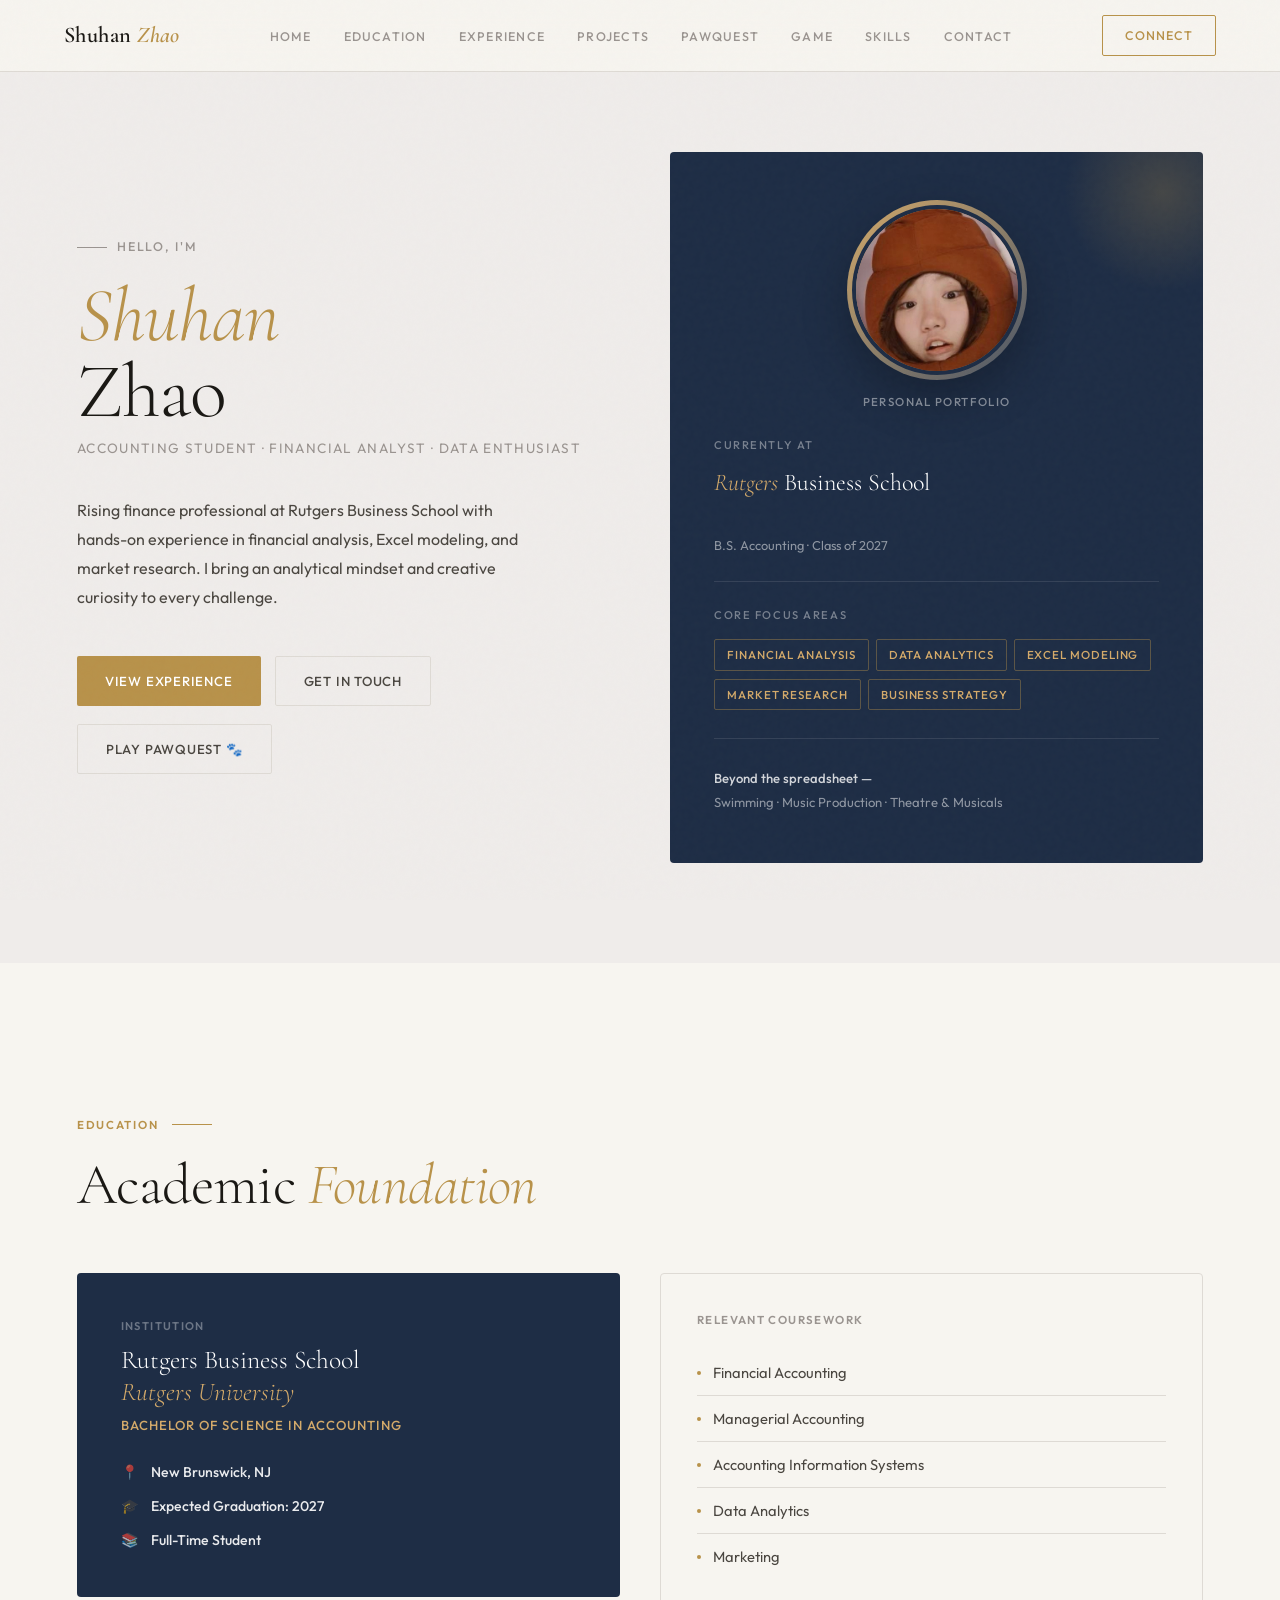
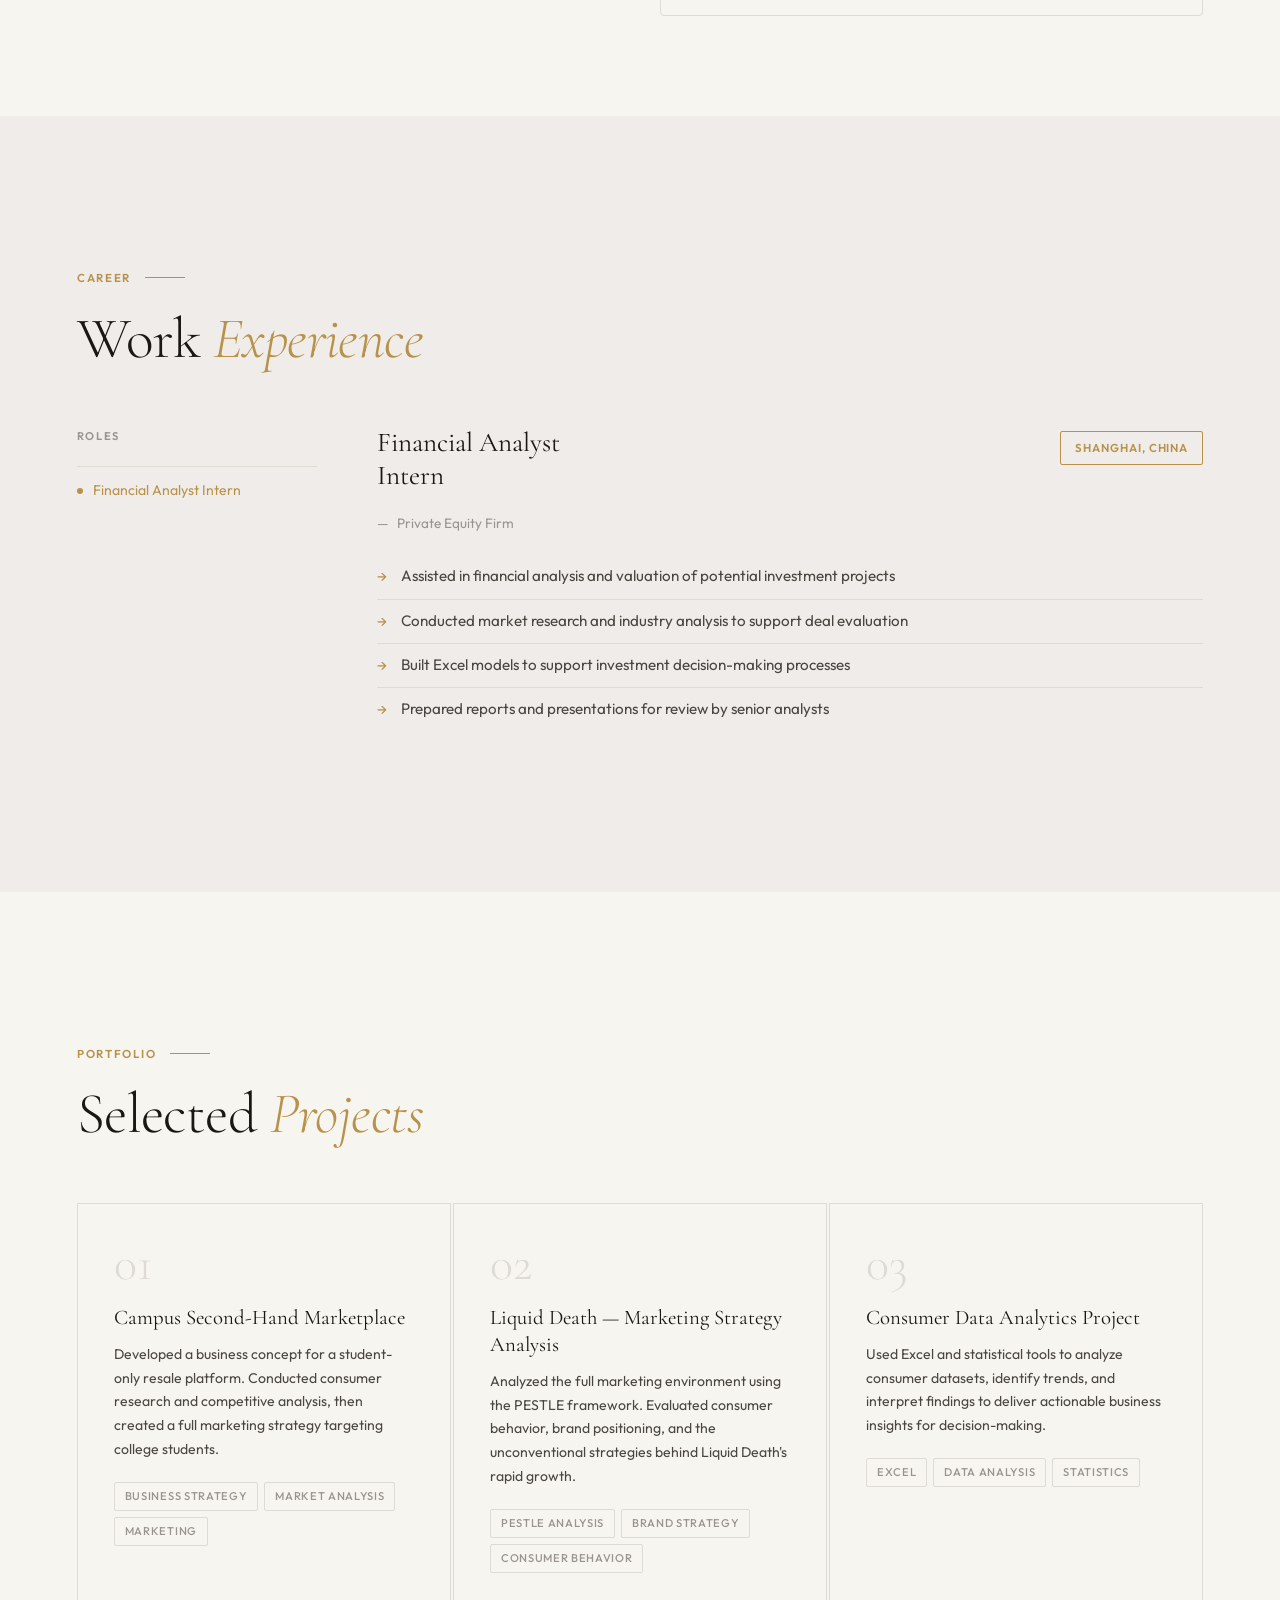
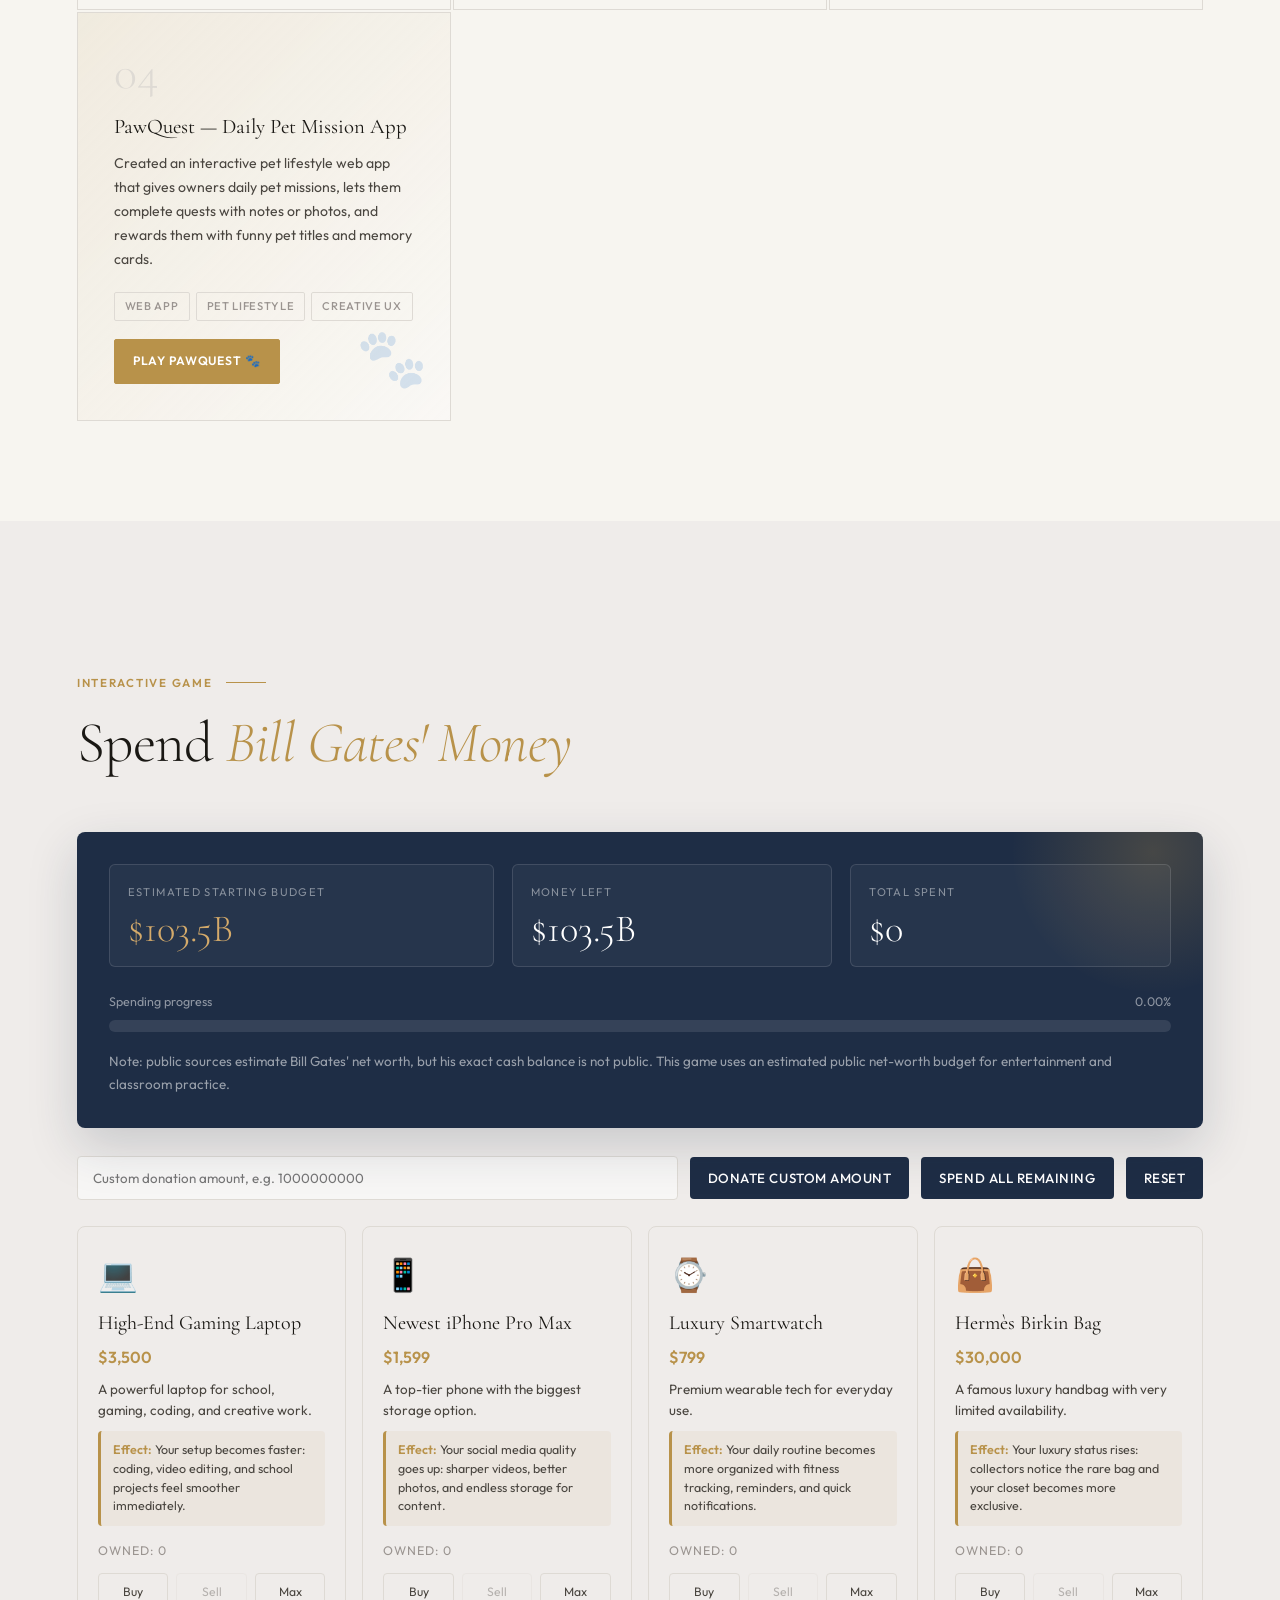
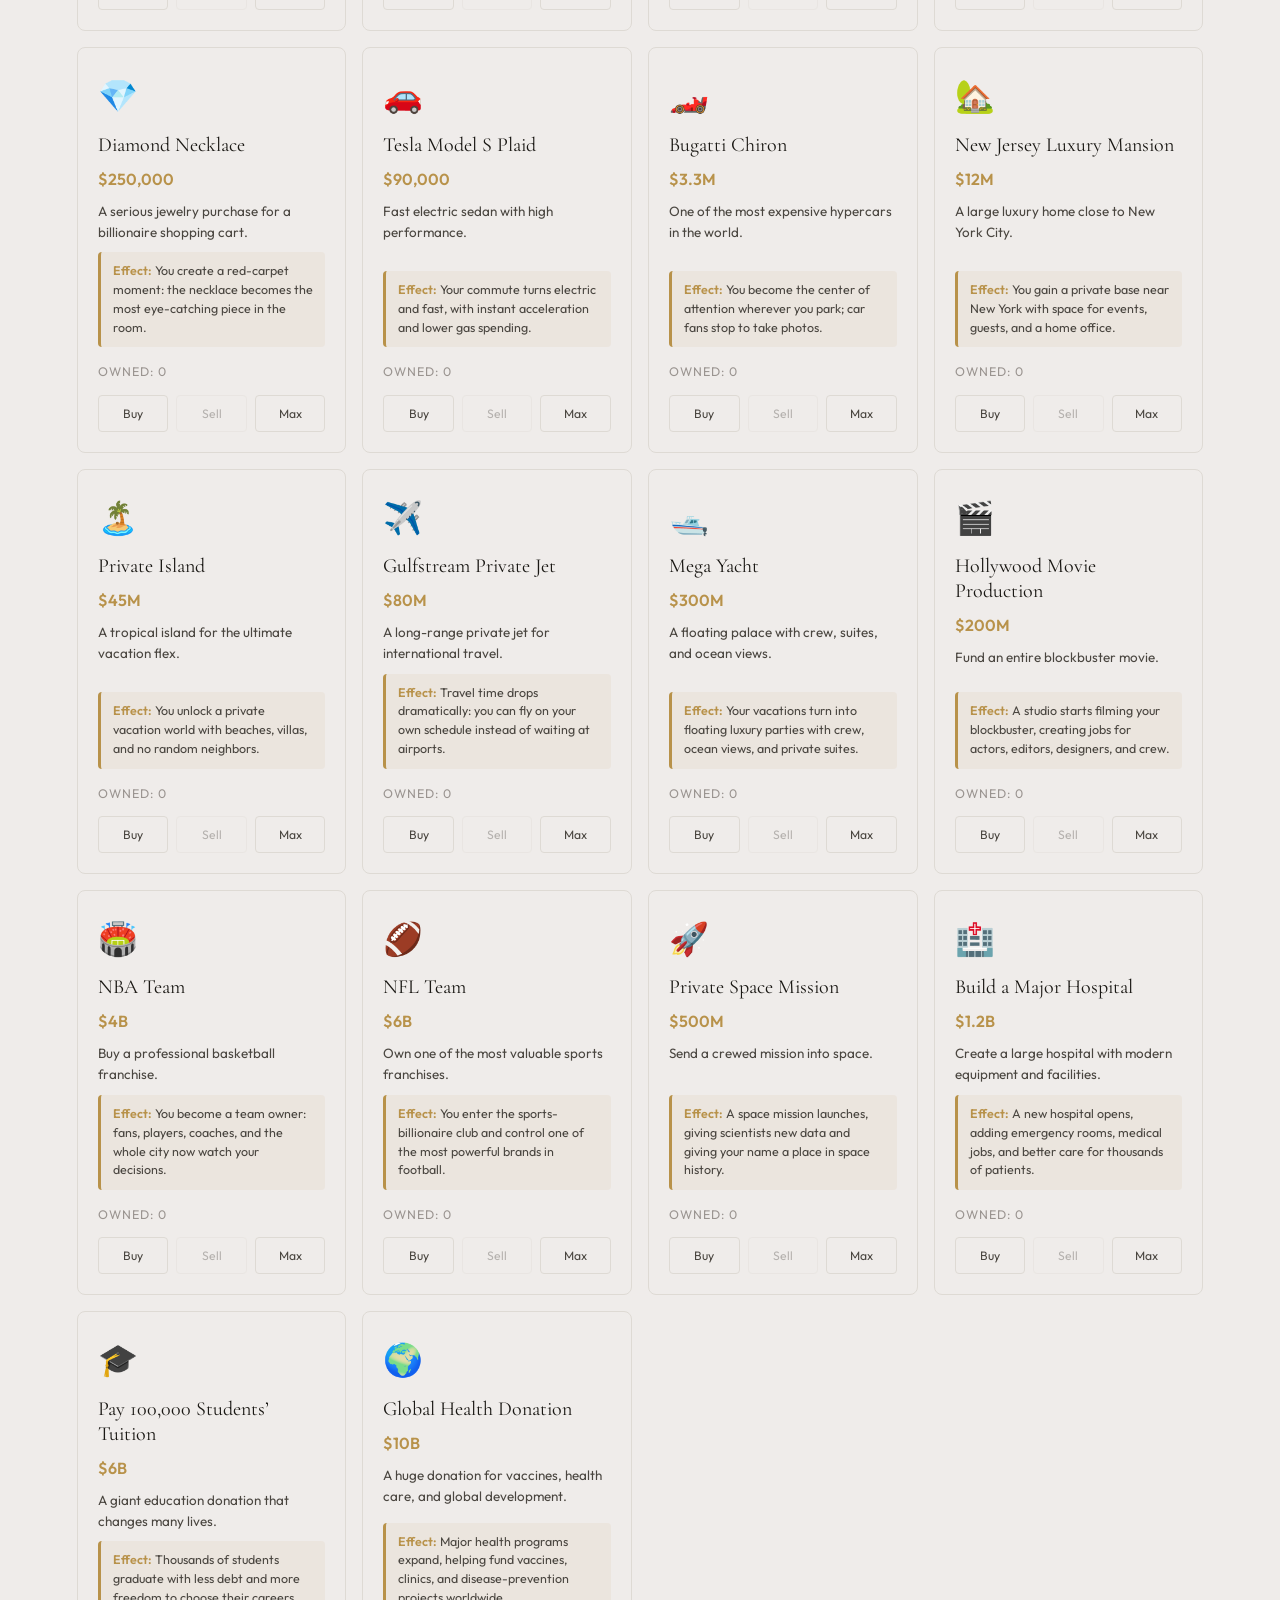
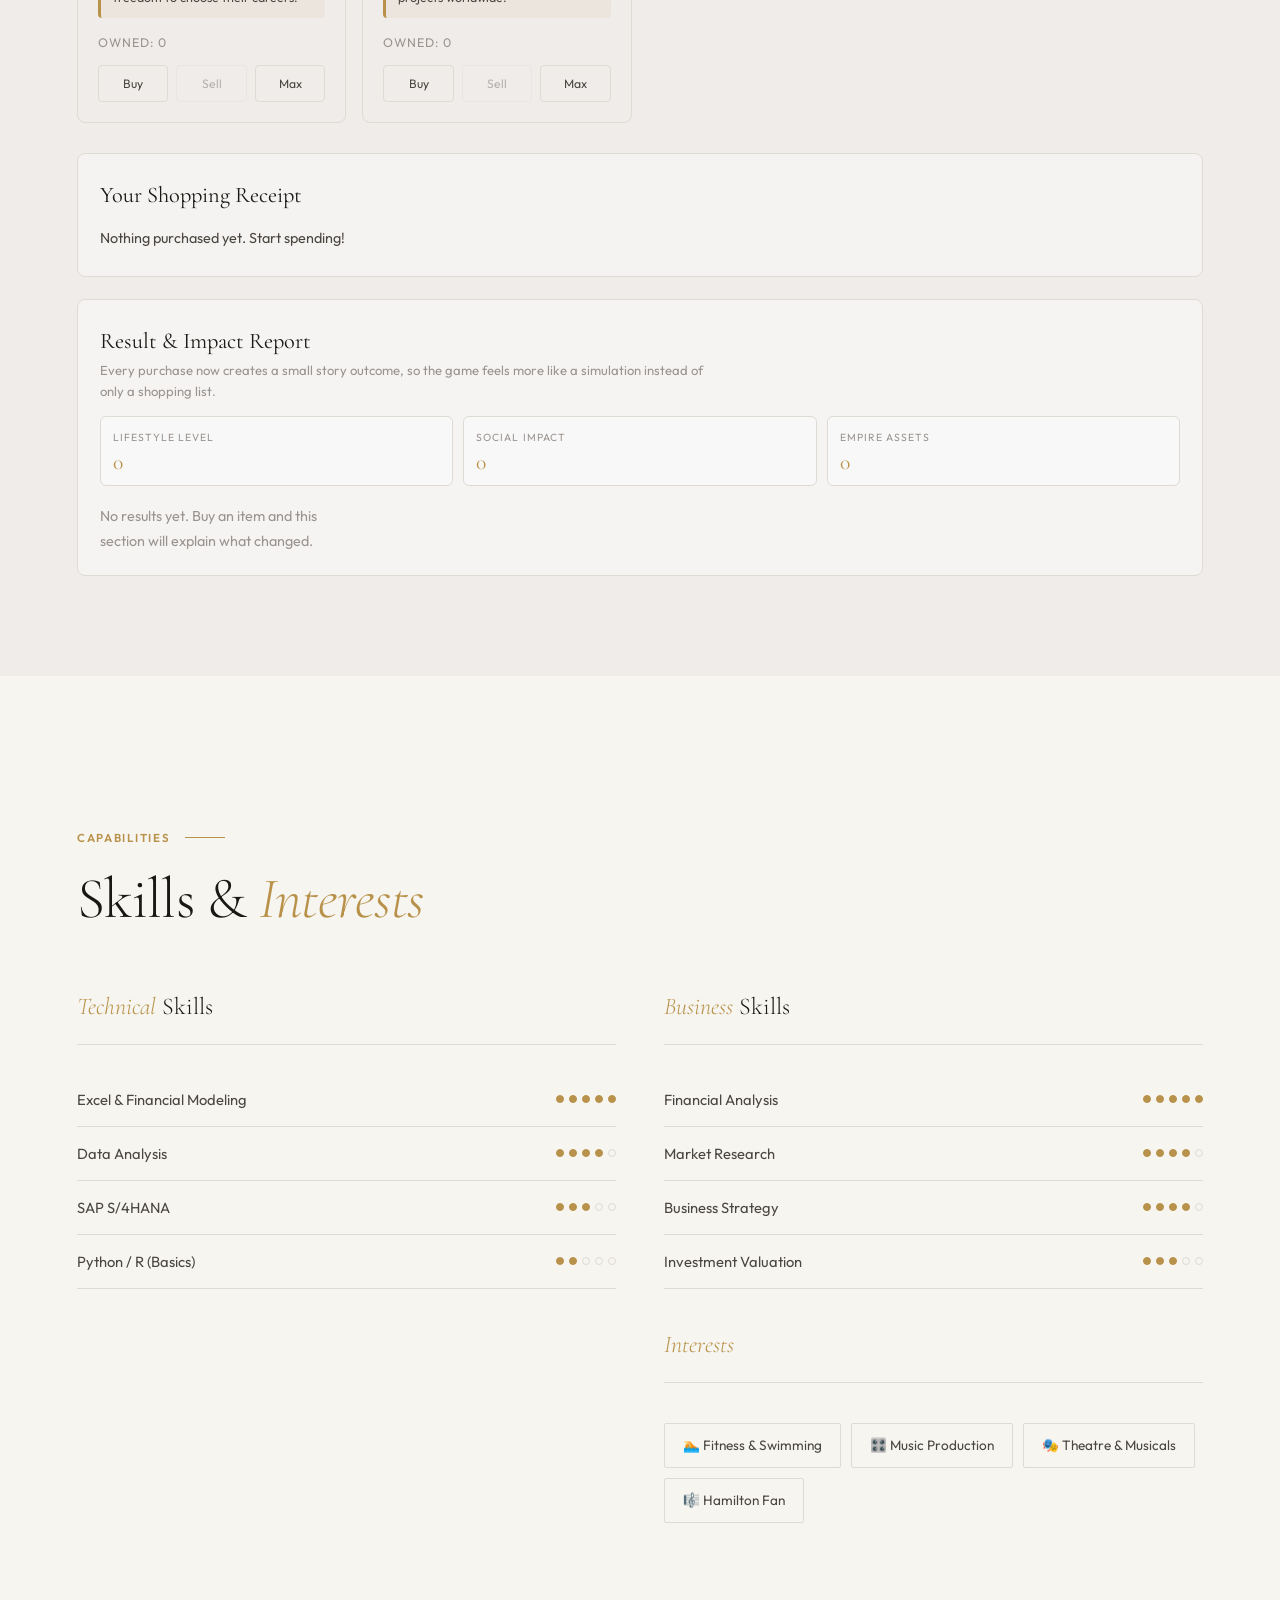
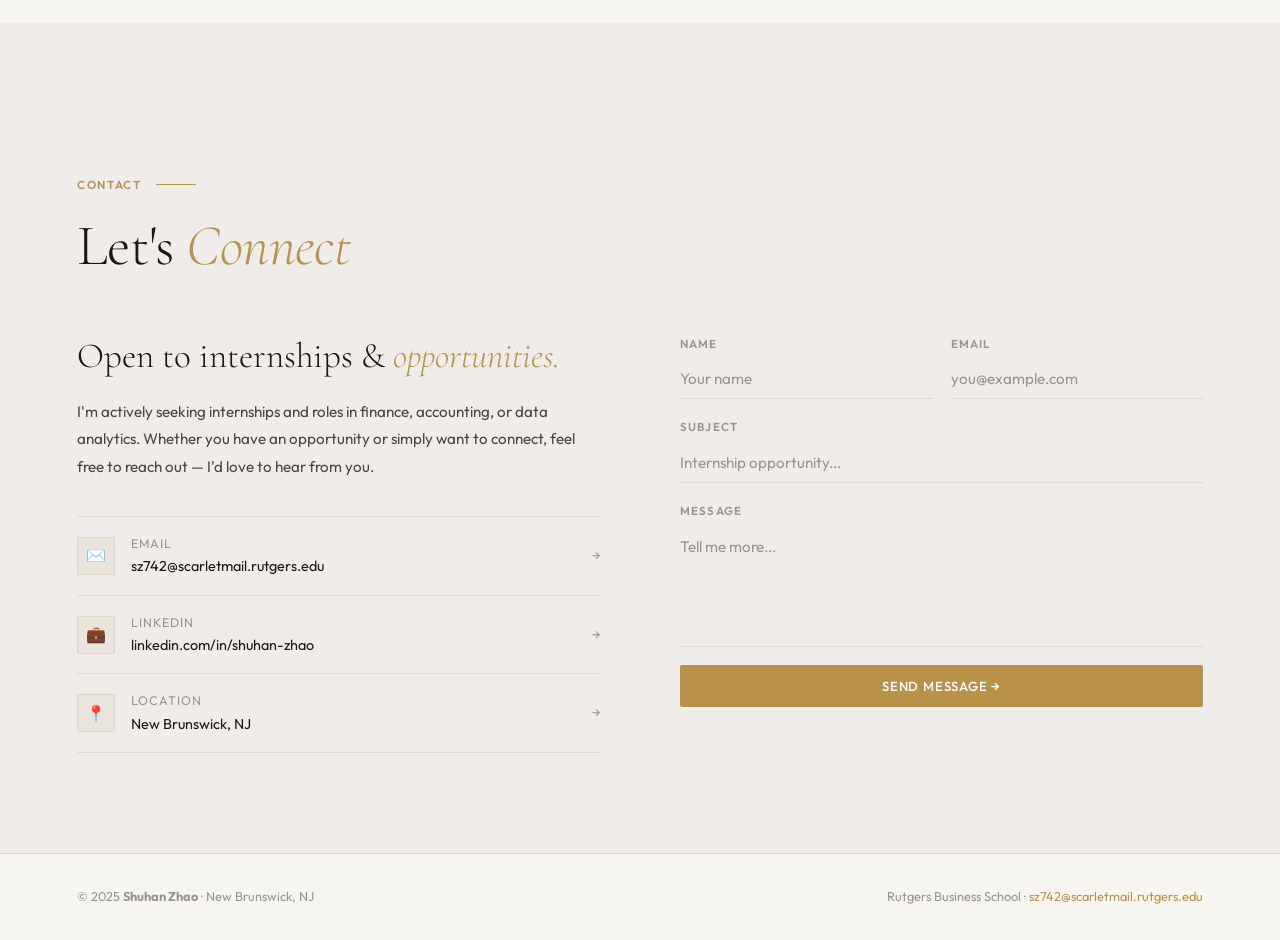
<file: shuhan_portfolio_with_pawquest/index.html>
<!DOCTYPE html>
<html lang="en">
<head>
  <meta charset="UTF-8"/>
  <meta name="viewport" content="width=device-width, initial-scale=1.0"/>
  <title>Shuhan Zhao — Portfolio</title>
  <link rel="preconnect" href="https://fonts.googleapis.com">
  <link href="https://fonts.googleapis.com/css2?family=Cormorant+Garamond:ital,wght@0,300;0,400;0,600;0,700;1,300;1,400&family=Outfit:wght@300;400;500;600&display=swap" rel="stylesheet">
  <style>
    *, *::before, *::after { box-sizing: border-box; margin: 0; padding: 0; }
    :root {
      --bg:        #f7f5f0;
      --bg2:       #efecea;
      --ink:       #1a1814;
      --ink2:      #4a4640;
      --muted:     #9a9490;
      --rule:      #dedad4;
      --gold:      #b8924a;
      --gold-l:    #d4aa6a;
      --gold-bg:   rgba(184,146,74,0.08);
      --navy:      #1e2d45;
      --font-serif:'Cormorant Garamond', Georgia, serif;
      --font-sans: 'Outfit', sans-serif;
      --nav-h:     72px;
    }
    html { scroll-behavior: smooth; }
    body { background:var(--bg); color:var(--ink); font-family:var(--font-sans); font-size:16px; line-height:1.7; overflow-x:hidden; }
    body::after {
      content:''; position:fixed; inset:0;
      background-image:url("data:image/svg+xml,%3Csvg viewBox='0 0 200 200' xmlns='http://www.w3.org/2000/svg'%3E%3Cfilter id='n'%3E%3CfeTurbulence type='fractalNoise' baseFrequency='0.75' numOctaves='4' stitchTiles='stitch'/%3E%3C/filter%3E%3Crect width='100%25' height='100%25' filter='url(%23n)' opacity='0.04'/%3E%3C/svg%3E");
      pointer-events:none; z-index:9999; opacity:0.45;
    }

    /* NAV */
    nav { position:fixed; top:0; left:0; right:0; height:var(--nav-h); display:flex; align-items:center; justify-content:space-between; padding:0 clamp(24px,5vw,80px); background:rgba(247,245,240,0.88); backdrop-filter:blur(16px); border-bottom:1px solid var(--rule); z-index:100; }
    .nav-logo { font-family:var(--font-serif); font-size:1.4rem; font-weight:600; letter-spacing:0.02em; color:var(--ink); text-decoration:none; }
    .nav-logo em { color:var(--gold); font-style:italic; }
    .nav-links { display:flex; gap:32px; list-style:none; }
    .nav-links a { font-size:0.78rem; font-weight:500; letter-spacing:0.1em; text-transform:uppercase; color:var(--muted); text-decoration:none; transition:color 0.2s; }
    .nav-links a:hover { color:var(--gold); }
    .nav-cta { font-size:0.78rem; font-weight:500; letter-spacing:0.08em; text-transform:uppercase; padding:9px 22px; border:1px solid var(--gold); border-radius:2px; color:var(--gold); text-decoration:none; transition:all 0.2s; }
    .nav-cta:hover { background:var(--gold); color:#fff; }

    /* SECTIONS */
    section { padding:calc(var(--nav-h) + 80px) clamp(24px,6vw,80px) 100px; }
    section:nth-child(even) { background:var(--bg2); }

    .eyebrow { display:flex; align-items:center; gap:14px; font-size:0.72rem; font-weight:600; letter-spacing:0.15em; text-transform:uppercase; color:var(--gold); margin-bottom:20px; }
    .eyebrow::after { content:''; flex:0 0 40px; height:1px; background:var(--gold); }
    .section-title { font-family:var(--font-serif); font-size:clamp(2.4rem,4.5vw,4rem); font-weight:300; line-height:1.1; letter-spacing:-0.01em; color:var(--ink); margin-bottom:56px; }
    .section-title em { font-style:italic; color:var(--gold); }

    /* HERO */
    #home { min-height:100vh; display:grid; grid-template-columns:1fr 1fr; align-items:center; gap:60px; position:relative; }
    .hero-greeting { font-size:0.78rem; font-weight:500; letter-spacing:0.15em; text-transform:uppercase; color:var(--muted); margin-bottom:20px; display:flex; align-items:center; gap:10px; animation:fadeUp 0.7s ease both; }
    .hero-greeting span { width:30px; height:1px; background:var(--muted); display:inline-block; }
    .hero-name { font-family:var(--font-serif); font-size:clamp(3.5rem,6vw,6.5rem); font-weight:300; line-height:1.0; letter-spacing:-0.01em; margin-bottom:6px; animation:fadeUp 0.7s 0.1s ease both; }
    .hero-name .given { font-style:italic; color:var(--gold); }
    .hero-title-line { font-size:0.85rem; font-weight:400; letter-spacing:0.1em; text-transform:uppercase; color:var(--muted); margin-bottom:36px; animation:fadeUp 0.7s 0.2s ease both; }
    .hero-bio { font-size:1rem; color:var(--ink2); line-height:1.8; max-width:460px; margin-bottom:44px; animation:fadeUp 0.7s 0.3s ease both; }
    .hero-buttons { display:flex; gap:14px; flex-wrap:wrap; animation:fadeUp 0.7s 0.4s ease both; }
    .btn { display:inline-flex; align-items:center; gap:8px; padding:13px 28px; font-family:var(--font-sans); font-size:0.82rem; font-weight:500; letter-spacing:0.06em; text-transform:uppercase; text-decoration:none; border-radius:2px; transition:all 0.22s; cursor:pointer; border:none; }
    .btn-gold { background:var(--gold); color:#fff; }
    .btn-gold:hover { background:var(--navy); transform:translateY(-2px); box-shadow:0 8px 24px rgba(30,45,69,0.2); }
    .btn-ghost { background:transparent; color:var(--ink2); border:1px solid var(--rule); }
    .btn-ghost:hover { border-color:var(--gold); color:var(--gold); }

    .hero-right { animation:fadeUp 0.7s 0.2s ease both; }
    .hero-card { background:var(--navy); border-radius:4px; padding:48px 44px; color:#fff; position:relative; overflow:hidden; }
    .profile-photo-wrap { position:relative; z-index:1; width:180px; height:180px; margin:0 auto 30px; border-radius:50%; padding:5px; background:linear-gradient(135deg,var(--gold-l),rgba(255,255,255,0.18)); box-shadow:0 18px 45px rgba(0,0,0,0.25); }
    .profile-photo { width:100%; height:100%; object-fit:cover; border-radius:50%; border:4px solid var(--navy); display:block; }
    .profile-photo-caption { text-align:center; font-size:0.72rem; font-weight:500; letter-spacing:0.12em; text-transform:uppercase; color:rgba(255,255,255,0.45); margin-top:-18px; margin-bottom:24px; position:relative; z-index:1; }

    .hero-card::before { content:''; position:absolute; top:-60px; right:-60px; width:200px; height:200px; border-radius:50%; background:radial-gradient(circle,rgba(184,146,74,0.25),transparent 70%); }
    .hero-card-label { font-size:0.7rem; font-weight:500; letter-spacing:0.14em; text-transform:uppercase; color:rgba(255,255,255,0.4); margin-bottom:8px; }
    .hero-card-value { font-family:var(--font-serif); font-size:1.5rem; font-weight:300; margin-bottom:32px; color:#fff; }
    .hero-card-value em { color:var(--gold-l); font-style:italic; }
    .hero-card-divider { height:1px; background:rgba(255,255,255,0.1); margin:24px 0; }
    .hero-card-tag { display:inline-block; font-size:0.72rem; font-weight:500; letter-spacing:0.08em; text-transform:uppercase; padding:5px 12px; border:1px solid rgba(184,146,74,0.4); color:var(--gold-l); border-radius:2px; margin:4px 4px 4px 0; }
    .hero-interests { margin-top:28px; font-size:0.82rem; color:rgba(255,255,255,0.5); line-height:1.8; }
    .hero-interests strong { color:rgba(255,255,255,0.8); font-weight:500; }

    /* EDUCATION */
    .edu-block { display:grid; grid-template-columns:1fr 1fr; gap:40px; align-items:start; }
    .edu-main { background:var(--navy); border-radius:4px; padding:44px; color:#fff; }
    .edu-school { font-family:var(--font-serif); font-size:1.6rem; font-weight:300; line-height:1.25; margin-bottom:6px; }
    .edu-degree { font-size:0.82rem; font-weight:500; letter-spacing:0.08em; text-transform:uppercase; color:var(--gold-l); margin-bottom:24px; }
    .edu-meta { display:flex; flex-direction:column; gap:10px; }
    .edu-meta-row { display:flex; align-items:center; gap:12px; font-size:0.88rem; color:rgba(255,255,255,0.65); }
    .edu-meta-row strong { color:rgba(255,255,255,0.9); font-weight:500; }
    .edu-courses { padding:36px; border:1px solid var(--rule); border-radius:4px; }
    .edu-courses h4 { font-size:0.72rem; font-weight:600; letter-spacing:0.12em; text-transform:uppercase; color:var(--muted); margin-bottom:20px; }
    .course-list { list-style:none; }
    .course-list li { display:flex; align-items:center; gap:12px; padding:10px 0; border-bottom:1px solid var(--rule); font-size:0.92rem; color:var(--ink2); }
    .course-list li:last-child { border-bottom:none; }
    .course-list li::before { content:''; width:4px; height:4px; border-radius:50%; background:var(--gold); flex-shrink:0; }

    /* EXPERIENCE */
    .exp-grid { display:grid; grid-template-columns:240px 1fr; gap:60px; }
    .exp-sidebar { position:sticky; top:calc(var(--nav-h) + 40px); height:fit-content; }
    .exp-sidebar-label { font-size:0.7rem; font-weight:600; letter-spacing:0.14em; text-transform:uppercase; color:var(--muted); margin-bottom:20px; }
    .exp-nav-item { display:flex; align-items:center; gap:10px; padding:12px 0; border-top:1px solid var(--rule); font-size:0.88rem; color:var(--muted); cursor:pointer; transition:color 0.2s; text-decoration:none; }
    .exp-nav-item:hover, .exp-nav-item.active { color:var(--gold); }
    .exp-nav-dot { width:6px; height:6px; border-radius:50%; background:var(--rule); flex-shrink:0; transition:background 0.2s; }
    .exp-nav-item:hover .exp-nav-dot, .exp-nav-item.active .exp-nav-dot { background:var(--gold); }
    .exp-entry { padding-bottom:60px; border-bottom:1px solid var(--rule); margin-bottom:60px; }
    .exp-entry:last-child { border-bottom:none; margin-bottom:0; }
    .exp-header { display:flex; align-items:flex-start; justify-content:space-between; gap:20px; margin-bottom:20px; flex-wrap:wrap; }
    .exp-role { font-family:var(--font-serif); font-size:1.7rem; font-weight:400; line-height:1.2; }
    .exp-badge { font-size:0.72rem; font-weight:600; letter-spacing:0.08em; text-transform:uppercase; padding:6px 14px; border:1px solid var(--gold); color:var(--gold); border-radius:2px; white-space:nowrap; margin-top:4px; }
    .exp-company { font-size:0.85rem; color:var(--muted); margin-bottom:20px; display:flex; align-items:center; gap:8px; }
    .exp-company::before { content:'—'; }
    .exp-bullets { list-style:none; }
    .exp-bullets li { display:flex; gap:14px; padding:9px 0; font-size:0.95rem; color:var(--ink2); border-bottom:1px solid var(--rule); line-height:1.6; }
    .exp-bullets li:last-child { border-bottom:none; }
    .exp-bullets li::before { content:'→'; color:var(--gold); flex-shrink:0; margin-top:1px; }

    /* PROJECTS */
    .projects-grid { display:grid; grid-template-columns:repeat(auto-fill,minmax(300px,1fr)); gap:2px; }
    .proj-card { background:var(--bg); border:1px solid var(--rule); padding:36px; transition:all 0.25s; position:relative; }
    section:nth-child(even) .proj-card { background:var(--bg2); }
    .proj-card:hover { background:var(--navy); border-color:var(--navy); color:#fff; transform:translateY(-4px); box-shadow:0 16px 48px rgba(30,45,69,0.2); z-index:2; }
    .proj-card:hover .proj-desc { color:rgba(255,255,255,0.6); }
    .proj-card:hover .proj-tag { border-color:rgba(184,146,74,0.4); color:var(--gold-l); }
    .proj-num { font-family:var(--font-serif); font-size:3rem; font-weight:300; color:var(--rule); line-height:1; margin-bottom:16px; transition:color 0.25s; }
    .proj-card:hover .proj-num { color:rgba(255,255,255,0.12); }
    .proj-name { font-family:var(--font-serif); font-size:1.3rem; font-weight:400; margin-bottom:12px; line-height:1.3; }
    .proj-desc { font-size:0.88rem; color:var(--ink2); line-height:1.7; margin-bottom:20px; transition:color 0.25s; }
    .proj-tags { display:flex; flex-wrap:wrap; gap:6px; }
    .proj-tag { font-size:0.7rem; font-weight:500; letter-spacing:0.06em; text-transform:uppercase; padding:4px 10px; border:1px solid var(--rule); border-radius:2px; color:var(--muted); transition:all 0.25s; }





    /* PAWQUEST PROJECT CARD */
    .proj-card.featured-pawquest {
      background:linear-gradient(135deg,rgba(184,146,74,0.10),rgba(255,255,255,0.35));
      overflow:hidden;
    }
    .proj-card.featured-pawquest::after {
      content:'🐾';
      position:absolute;
      right:22px;
      bottom:14px;
      font-size:3.6rem;
      opacity:0.16;
      pointer-events:none;
    }
    .proj-action {
      display:inline-flex;
      align-items:center;
      justify-content:center;
      margin-top:18px;
      padding:11px 18px;
      border:1px solid var(--gold);
      background:var(--gold);
      color:#fff;
      border-radius:2px;
      font-size:0.76rem;
      font-weight:600;
      letter-spacing:0.07em;
      text-transform:uppercase;
      text-decoration:none;
      transition:all 0.22s;
      position:relative;
      z-index:2;
    }
    .proj-action:hover {
      background:var(--navy);
      border-color:var(--navy);
      transform:translateY(-2px);
    }
    .proj-card:hover .proj-action {
      background:var(--gold-l);
      border-color:var(--gold-l);
      color:var(--navy);
    }
    .hero-buttons .btn {
      margin-bottom:4px;
    }

    /* BILL GATES MONEY GAME */
    .game-panel { background:var(--navy); color:#fff; border-radius:8px; padding:32px; box-shadow:0 18px 50px rgba(30,45,69,0.18); position:relative; overflow:hidden; margin-bottom:28px; }
    .game-panel::before { content:''; position:absolute; top:-120px; right:-90px; width:280px; height:280px; border-radius:50%; background:radial-gradient(circle,rgba(184,146,74,0.26),transparent 72%); }
    .game-top { position:relative; z-index:1; display:grid; grid-template-columns:1.2fr 1fr 1fr; gap:18px; align-items:stretch; }
    .game-stat { border:1px solid rgba(255,255,255,0.12); border-radius:6px; padding:18px; background:rgba(255,255,255,0.04); }
    .game-stat-label { font-size:0.7rem; letter-spacing:0.12em; text-transform:uppercase; color:rgba(255,255,255,0.45); margin-bottom:8px; }
    .game-stat-value { font-family:var(--font-serif); font-size:clamp(1.7rem,3vw,2.6rem); line-height:1; font-weight:300; color:#fff; }
    .game-stat-value.gold { color:var(--gold-l); }
    .progress-wrap { position:relative; z-index:1; margin-top:24px; }
    .progress-labels { display:flex; justify-content:space-between; font-size:0.78rem; color:rgba(255,255,255,0.5); margin-bottom:8px; }
    .progress-bar { width:100%; height:12px; background:rgba(255,255,255,0.10); border-radius:999px; overflow:hidden; }
    .progress-fill { height:100%; width:0%; background:linear-gradient(90deg,var(--gold),var(--gold-l)); border-radius:999px; transition:width 0.25s ease; }
    .game-note { position:relative; z-index:1; margin-top:18px; color:rgba(255,255,255,0.55); font-size:0.84rem; line-height:1.7; }
    .game-controls { display:flex; flex-wrap:wrap; gap:12px; margin:26px 0; align-items:center; }
    .game-controls input { flex:1 1 280px; min-width:240px; padding:13px 15px; border:1px solid var(--rule); border-radius:4px; background:rgba(255,255,255,0.55); font-family:var(--font-sans); outline:none; color:var(--ink); }
    .game-controls button { padding:13px 18px; border:none; border-radius:4px; background:var(--navy); color:#fff; font-family:var(--font-sans); font-weight:500; letter-spacing:0.04em; text-transform:uppercase; cursor:pointer; transition:all 0.2s; }
    .game-controls button:hover { background:var(--gold); transform:translateY(-2px); }
    .shop-grid { display:grid; grid-template-columns:repeat(auto-fill,minmax(260px,1fr)); gap:16px; }
    .shop-card { background:var(--bg); border:1px solid var(--rule); border-radius:8px; padding:20px; transition:all 0.22s; display:flex; flex-direction:column; min-height:230px; }
    section:nth-child(even) .shop-card { background:var(--bg2); }
    .shop-card:hover { transform:translateY(-4px); box-shadow:0 14px 36px rgba(30,45,69,0.14); border-color:rgba(184,146,74,0.45); }
    .item-emoji { font-size:2rem; margin-bottom:10px; }
    .item-name { font-family:var(--font-serif); font-size:1.25rem; line-height:1.25; margin-bottom:8px; }
    .item-price { color:var(--gold); font-weight:600; margin-bottom:8px; }
    .item-desc { color:var(--ink2); font-size:0.84rem; line-height:1.55; margin-bottom:10px; flex:1; }
    .item-result { font-size:0.78rem; line-height:1.5; color:var(--ink2); background:var(--gold-bg); border-left:3px solid var(--gold); padding:10px 12px; border-radius:4px; margin-bottom:14px; }
    .item-result strong { color:var(--gold); font-weight:600; }
    .item-count { font-size:0.78rem; color:var(--muted); text-transform:uppercase; letter-spacing:0.08em; margin-bottom:12px; }
    .item-actions { display:grid; grid-template-columns:1fr 1fr 1fr; gap:8px; }
    .item-actions button { padding:10px 8px; border:1px solid var(--rule); border-radius:4px; background:transparent; cursor:pointer; font-family:var(--font-sans); font-size:0.76rem; color:var(--ink2); transition:all 0.2s; }
    .item-actions button:hover:not(:disabled) { background:var(--gold); border-color:var(--gold); color:#fff; }
    .item-actions button:disabled { opacity:0.35; cursor:not-allowed; }
    .inventory-box { margin-top:30px; border:1px solid var(--rule); border-radius:8px; padding:22px; background:rgba(255,255,255,0.35); }
    .inventory-title { font-family:var(--font-serif); font-size:1.4rem; margin-bottom:12px; }
    .inventory-list { color:var(--ink2); font-size:0.9rem; line-height:1.8; min-height:28px; }
    .result-flash { margin-top:16px; padding:15px 18px; border-radius:8px; background:var(--navy); color:#fff; display:none; line-height:1.55; box-shadow:0 10px 28px rgba(30,45,69,0.14); }
    .result-flash strong { color:var(--gold-l); }
    .impact-box { margin-top:22px; border:1px solid var(--rule); border-radius:8px; padding:22px; background:rgba(255,255,255,0.42); }
    .impact-header { display:flex; align-items:flex-start; justify-content:space-between; gap:18px; flex-wrap:wrap; margin-bottom:14px; }
    .impact-title { font-family:var(--font-serif); font-size:1.4rem; }
    .impact-subtitle { color:var(--muted); font-size:0.82rem; line-height:1.6; max-width:620px; }
    .impact-metrics { display:grid; grid-template-columns:repeat(3,1fr); gap:10px; margin:14px 0 18px; }
    .impact-metric { border:1px solid var(--rule); border-radius:6px; padding:12px; background:rgba(255,255,255,0.35); }
    .impact-metric-label { font-size:0.65rem; letter-spacing:0.1em; text-transform:uppercase; color:var(--muted); margin-bottom:5px; }
    .impact-metric-value { font-family:var(--font-serif); font-size:1.35rem; color:var(--gold); line-height:1; }
    .impact-list { display:grid; grid-template-columns:repeat(auto-fill,minmax(260px,1fr)); gap:12px; }
    .impact-card { border:1px solid var(--rule); border-radius:6px; padding:14px; background:var(--bg); color:var(--ink2); font-size:0.86rem; line-height:1.65; }
    section:nth-child(even) .impact-card { background:var(--bg2); }
    .impact-card strong { color:var(--ink); display:block; margin-bottom:4px; }
    .impact-empty { color:var(--muted); font-size:0.9rem; line-height:1.7; }
    .game-finish { margin-top:18px; padding:18px; border-radius:8px; border:1px solid rgba(184,146,74,0.35); background:var(--gold-bg); color:var(--ink2); display:none; }
    .game-finish strong { color:var(--gold); }
    @media (max-width:900px) { .game-top { grid-template-columns:1fr; } .item-actions { grid-template-columns:1fr; } .impact-metrics { grid-template-columns:1fr; } }

    /* SKILLS */
    .skills-wrapper { display:grid; grid-template-columns:1fr 1fr; gap:48px; }
    .skill-col-title { font-family:var(--font-serif); font-size:1.5rem; font-weight:300; margin-bottom:28px; padding-bottom:16px; border-bottom:1px solid var(--rule); }
    .skill-col-title em { font-style:italic; color:var(--gold); }
    .skill-row { display:flex; align-items:center; justify-content:space-between; padding:14px 0; border-bottom:1px solid var(--rule); }
    .skill-name { font-size:0.92rem; font-weight:400; color:var(--ink2); }
    .skill-dots { display:flex; gap:5px; }
    .skill-dot { width:8px; height:8px; border-radius:50%; border:1px solid var(--rule); background:transparent; }
    .skill-dot.filled { background:var(--gold); border-color:var(--gold); }
    .interests-row { display:flex; flex-wrap:wrap; gap:10px; margin-top:40px; }
    .interest-chip { display:flex; align-items:center; gap:8px; padding:10px 18px; background:var(--bg); border:1px solid var(--rule); border-radius:2px; font-size:0.85rem; color:var(--ink2); transition:all 0.2s; }
    section:nth-child(even) .interest-chip { background:var(--bg2); }
    .interest-chip:hover { border-color:var(--gold); color:var(--gold); }

    /* CONTACT */
    .contact-layout { display:grid; grid-template-columns:1fr 1fr; gap:80px; align-items:start; }
    .contact-left h3 { font-family:var(--font-serif); font-size:2.2rem; font-weight:300; line-height:1.25; margin-bottom:20px; }
    .contact-left h3 em { font-style:italic; color:var(--gold); }
    .contact-left p { font-size:0.95rem; color:var(--ink2); line-height:1.8; margin-bottom:36px; }
    .contact-item { display:flex; align-items:center; gap:16px; padding:16px 0; border-bottom:1px solid var(--rule); text-decoration:none; color:var(--ink); transition:all 0.2s; }
    .contact-item:hover { color:var(--gold); padding-left:8px; }
    .contact-item:first-of-type { border-top:1px solid var(--rule); }
    .ci-icon { width:38px; height:38px; background:var(--gold-bg); border:1px solid rgba(184,146,74,0.2); border-radius:2px; display:flex; align-items:center; justify-content:center; font-size:1rem; flex-shrink:0; }
    .ci-label { font-size:0.78rem; color:var(--muted); text-transform:uppercase; letter-spacing:0.08em; }
    .ci-value { font-size:0.9rem; font-weight:400; }
    .ci-arrow { margin-left:auto; color:var(--muted); font-size:0.8rem; transition:transform 0.2s; }
    .contact-item:hover .ci-arrow { transform:translateX(4px); color:var(--gold); }
    .contact-form { display:flex; flex-direction:column; gap:18px; }
    .form-row { display:grid; grid-template-columns:1fr 1fr; gap:18px; }
    .fgroup { display:flex; flex-direction:column; gap:6px; }
    .flabel { font-size:0.72rem; font-weight:600; letter-spacing:0.1em; text-transform:uppercase; color:var(--muted); }
    .finput, .ftextarea { background:transparent; border:none; border-bottom:1px solid var(--rule); padding:10px 0; font-family:var(--font-sans); font-size:0.95rem; color:var(--ink); outline:none; transition:border-color 0.2s; resize:none; }
    .finput:focus, .ftextarea:focus { border-color:var(--gold); }
    .finput::placeholder, .ftextarea::placeholder { color:var(--muted); }
    .ftextarea { min-height:120px; }

    /* FOOTER */
    footer { padding:32px clamp(24px,6vw,80px); border-top:1px solid var(--rule); display:flex; justify-content:space-between; align-items:center; flex-wrap:wrap; gap:12px; font-size:0.8rem; color:var(--muted); }
    footer a { color:var(--gold); text-decoration:none; }

    @keyframes fadeUp { from{opacity:0;transform:translateY(20px)} to{opacity:1;transform:translateY(0)} }
    .reveal { opacity:1; transform:none; transition:none; }
    .reveal.visible { opacity:1; transform:none; }

    ::-webkit-scrollbar { width:4px; }
    ::-webkit-scrollbar-track { background:var(--bg); }
    ::-webkit-scrollbar-thumb { background:var(--rule); }

    @media (max-width:900px) {
      #home { grid-template-columns:1fr; }
      .hero-right { display:block; margin-top:28px; }
      .hero-card { padding:32px 24px; }
      .profile-photo-wrap { width:160px; height:160px; }
      .edu-block, .exp-grid, .skills-wrapper, .contact-layout { grid-template-columns:1fr; }
      .exp-sidebar { display:none; }
      .form-row { grid-template-columns:1fr; }
      .nav-links { display:none; }
    }
  </style>
</head>
<body>

<nav>
  <a href="#home" class="nav-logo">Shuhan <em>Zhao</em></a>
  <ul class="nav-links">
    <li><a href="#home">Home</a></li>
    <li><a href="#education">Education</a></li>
    <li><a href="#experience">Experience</a></li>
    <li><a href="#projects">Projects</a></li>
    <li><a href="pawquest/" target="_blank">PawQuest</a></li>
    <li><a href="#billgates-game">Game</a></li>
    <li><a href="#skills">Skills</a></li>
    <li><a href="#contact">Contact</a></li>
  </ul>
  <a href="#contact" class="nav-cta">Connect</a>
</nav>

<!-- HOME -->
<section id="home">
  <div class="hero-left">
    <div class="hero-greeting"><span></span>Hello, I'm</div>
    <h1 class="hero-name"><span class="given">Shuhan</span><br>Zhao</h1>
    <div class="hero-title-line">Accounting Student · Financial Analyst · Data Enthusiast</div>
    <p class="hero-bio">Rising finance professional at Rutgers Business School with hands-on experience in financial analysis, Excel modeling, and market research. I bring an analytical mindset and creative curiosity to every challenge.</p>
    <div class="hero-buttons">
      <a href="#experience" class="btn btn-gold">View Experience</a>
      <a href="#contact" class="btn btn-ghost">Get in Touch</a>
      <a href="pawquest/" target="_blank" class="btn btn-ghost">Play PawQuest 🐾</a>
    </div>
  </div>
  <div class="hero-right">
    <div class="hero-card">
      <div class="profile-photo-wrap"><img src="assets/profile.jpg" alt="Shuhan Zhao profile photo in a playful costume" class="profile-photo"></div>
      <div class="profile-photo-caption">Personal Portfolio</div>
      <div class="hero-card-label">Currently at</div>
      <div class="hero-card-value"><em>Rutgers</em> Business School</div>
      <div style="font-size:0.8rem;color:rgba(255,255,255,0.5);">B.S. Accounting · Class of 2027</div>
      <div class="hero-card-divider"></div>
      <div class="hero-card-label" style="margin-bottom:10px;">Core Focus Areas</div>
      <span class="hero-card-tag">Financial Analysis</span>
      <span class="hero-card-tag">Data Analytics</span>
      <span class="hero-card-tag">Excel Modeling</span>
      <span class="hero-card-tag">Market Research</span>
      <span class="hero-card-tag">Business Strategy</span>
      <div class="hero-card-divider"></div>
      <div class="hero-interests"><strong>Beyond the spreadsheet —</strong><br>Swimming · Music Production · Theatre &amp; Musicals</div>
    </div>
  </div>
</section>

<!-- EDUCATION -->
<section id="education">
  <div class="eyebrow reveal">Education</div>
  <h2 class="section-title reveal">Academic <em>Foundation</em></h2>
  <div class="edu-block">
    <div class="edu-main reveal">
      <div style="font-size:0.7rem;font-weight:600;letter-spacing:0.12em;text-transform:uppercase;color:rgba(255,255,255,0.35);margin-bottom:8px;">Institution</div>
      <div class="edu-school">Rutgers Business School<br><em style="color:var(--gold-l);font-style:italic;">Rutgers University</em></div>
      <div class="edu-degree">Bachelor of Science in Accounting</div>
      <div class="edu-meta">
        <div class="edu-meta-row">📍 <strong>New Brunswick, NJ</strong></div>
        <div class="edu-meta-row">🎓 <strong>Expected Graduation: 2027</strong></div>
        <div class="edu-meta-row">📚 <strong>Full-Time Student</strong></div>
      </div>
    </div>
    <div class="edu-courses reveal" style="animation-delay:0.1s">
      <h4>Relevant Coursework</h4>
      <ul class="course-list">
        <li>Financial Accounting</li>
        <li>Managerial Accounting</li>
        <li>Accounting Information Systems</li>
        <li>Data Analytics</li>
        <li>Marketing</li>
      </ul>
    </div>
  </div>
</section>

<!-- EXPERIENCE -->
<section id="experience">
  <div class="eyebrow reveal">Career</div>
  <h2 class="section-title reveal">Work <em>Experience</em></h2>
  <div class="exp-grid">
    <div class="exp-sidebar reveal">
      <div class="exp-sidebar-label">Roles</div>
      <a href="#exp-pe" class="exp-nav-item active">
        <span class="exp-nav-dot"></span>Financial Analyst Intern
      </a>
    </div>
    <div>
      <div class="exp-entry reveal" id="exp-pe">
        <div class="exp-header">
          <div class="exp-role">Financial Analyst<br>Intern</div>
          <div class="exp-badge">Shanghai, China</div>
        </div>
        <div class="exp-company">Private Equity Firm</div>
        <ul class="exp-bullets">
          <li>Assisted in financial analysis and valuation of potential investment projects</li>
          <li>Conducted market research and industry analysis to support deal evaluation</li>
          <li>Built Excel models to support investment decision-making processes</li>
          <li>Prepared reports and presentations for review by senior analysts</li>
        </ul>
      </div>
    </div>
  </div>
</section>

<!-- PROJECTS -->
<section id="projects">
  <div class="eyebrow reveal">Portfolio</div>
  <h2 class="section-title reveal">Selected <em>Projects</em></h2>
  <div class="projects-grid">
    <div class="proj-card reveal">
      <div class="proj-num">01</div>
      <div class="proj-name">Campus Second-Hand Marketplace</div>
      <p class="proj-desc">Developed a business concept for a student-only resale platform. Conducted consumer research and competitive analysis, then created a full marketing strategy targeting college students.</p>
      <div class="proj-tags">
        <span class="proj-tag">Business Strategy</span>
        <span class="proj-tag">Market Analysis</span>
        <span class="proj-tag">Marketing</span>
      </div>
    </div>
    <div class="proj-card reveal" style="animation-delay:0.1s">
      <div class="proj-num">02</div>
      <div class="proj-name">Liquid Death — Marketing Strategy Analysis</div>
      <p class="proj-desc">Analyzed the full marketing environment using the PESTLE framework. Evaluated consumer behavior, brand positioning, and the unconventional strategies behind Liquid Death's rapid growth.</p>
      <div class="proj-tags">
        <span class="proj-tag">PESTLE Analysis</span>
        <span class="proj-tag">Brand Strategy</span>
        <span class="proj-tag">Consumer Behavior</span>
      </div>
    </div>
    <div class="proj-card reveal" style="animation-delay:0.2s">
      <div class="proj-num">03</div>
      <div class="proj-name">Consumer Data Analytics Project</div>
      <p class="proj-desc">Used Excel and statistical tools to analyze consumer datasets, identify trends, and interpret findings to deliver actionable business insights for decision-making.</p>
      <div class="proj-tags">
        <span class="proj-tag">Excel</span>
        <span class="proj-tag">Data Analysis</span>
        <span class="proj-tag">Statistics</span>
      </div>
    </div>
    <div class="proj-card featured-pawquest reveal" style="animation-delay:0.3s">
      <div class="proj-num">04</div>
      <div class="proj-name">PawQuest — Daily Pet Mission App</div>
      <p class="proj-desc">Created an interactive pet lifestyle web app that gives owners daily pet missions, lets them complete quests with notes or photos, and rewards them with funny pet titles and memory cards.</p>
      <div class="proj-tags">
        <span class="proj-tag">Web App</span>
        <span class="proj-tag">Pet Lifestyle</span>
        <span class="proj-tag">Creative UX</span>
      </div>
      <a class="proj-action" href="pawquest/" target="_blank">Play PawQuest 🐾</a>
    </div>

  </div>
</section>


<!-- BILL GATES MONEY GAME -->
<section id="billgates-game">
  <div class="eyebrow reveal">Interactive Game</div>
  <h2 class="section-title reveal">Spend <em>Bill Gates' Money</em></h2>
  <div class="game-panel reveal">
    <div class="game-top">
      <div class="game-stat">
        <div class="game-stat-label">Estimated Starting Budget</div>
        <div class="game-stat-value gold" id="startingBudget">$103.5B</div>
      </div>
      <div class="game-stat">
        <div class="game-stat-label">Money Left</div>
        <div class="game-stat-value" id="moneyLeft">$103.5B</div>
      </div>
      <div class="game-stat">
        <div class="game-stat-label">Total Spent</div>
        <div class="game-stat-value" id="moneySpent">$0</div>
      </div>
    </div>
    <div class="progress-wrap">
      <div class="progress-labels"><span>Spending progress</span><span id="spentPercent">0%</span></div>
      <div class="progress-bar"><div class="progress-fill" id="progressFill"></div></div>
    </div>
    <p class="game-note">Note: public sources estimate Bill Gates' net worth, but his exact cash balance is not public. This game uses an estimated public net-worth budget for entertainment and classroom practice.</p>
  </div>

  <div class="game-controls reveal">
    <input type="number" id="donationAmount" min="1" step="1000000" placeholder="Custom donation amount, e.g. 1000000000">
    <button id="donateBtn">Donate Custom Amount</button>
    <button id="spendRestBtn">Spend All Remaining</button>
    <button id="resetGameBtn">Reset</button>
  </div>

  <div class="shop-grid reveal" id="shopGrid"></div>

  <div class="inventory-box reveal">
    <div class="inventory-title">Your Shopping Receipt</div>
    <div class="inventory-list" id="inventoryList">Nothing purchased yet. Start spending!</div>
    <div class="result-flash" id="latestResult"><strong>Latest result:</strong> Buy something to see what happens.</div>
    <div class="game-finish" id="gameFinish"><strong>You spent it all.</strong> Congratulations — Bill Gates' estimated fortune is now $0 in this game.</div>
  </div>

  <div class="impact-box reveal">
    <div class="impact-header">
      <div>
        <div class="impact-title">Result &amp; Impact Report</div>
        <div class="impact-subtitle">Every purchase now creates a small story outcome, so the game feels more like a simulation instead of only a shopping list.</div>
      </div>
    </div>
    <div class="impact-metrics">
      <div class="impact-metric"><div class="impact-metric-label">Lifestyle Level</div><div class="impact-metric-value" id="luxuryScore">0</div></div>
      <div class="impact-metric"><div class="impact-metric-label">Social Impact</div><div class="impact-metric-value" id="impactScore">0</div></div>
      <div class="impact-metric"><div class="impact-metric-label">Empire Assets</div><div class="impact-metric-value" id="empireScore">0</div></div>
    </div>
    <div class="impact-list" id="effectsList">
      <div class="impact-empty">No results yet. Buy an item and this section will explain what changed.</div>
    </div>
  </div>
</section>

<!-- SKILLS -->
<section id="skills">
  <div class="eyebrow reveal">Capabilities</div>
  <h2 class="section-title reveal">Skills &amp; <em>Interests</em></h2>
  <div class="skills-wrapper">
    <div class="reveal">
      <div class="skill-col-title"><em>Technical</em> Skills</div>
      <div class="skill-row"><span class="skill-name">Excel &amp; Financial Modeling</span><div class="skill-dots"><div class="skill-dot filled"></div><div class="skill-dot filled"></div><div class="skill-dot filled"></div><div class="skill-dot filled"></div><div class="skill-dot filled"></div></div></div>
      <div class="skill-row"><span class="skill-name">Data Analysis</span><div class="skill-dots"><div class="skill-dot filled"></div><div class="skill-dot filled"></div><div class="skill-dot filled"></div><div class="skill-dot filled"></div><div class="skill-dot"></div></div></div>
      <div class="skill-row"><span class="skill-name">SAP S/4HANA</span><div class="skill-dots"><div class="skill-dot filled"></div><div class="skill-dot filled"></div><div class="skill-dot filled"></div><div class="skill-dot"></div><div class="skill-dot"></div></div></div>
      <div class="skill-row"><span class="skill-name">Python / R (Basics)</span><div class="skill-dots"><div class="skill-dot filled"></div><div class="skill-dot filled"></div><div class="skill-dot"></div><div class="skill-dot"></div><div class="skill-dot"></div></div></div>
    </div>
    <div class="reveal" style="animation-delay:0.1s">
      <div class="skill-col-title"><em>Business</em> Skills</div>
      <div class="skill-row"><span class="skill-name">Financial Analysis</span><div class="skill-dots"><div class="skill-dot filled"></div><div class="skill-dot filled"></div><div class="skill-dot filled"></div><div class="skill-dot filled"></div><div class="skill-dot filled"></div></div></div>
      <div class="skill-row"><span class="skill-name">Market Research</span><div class="skill-dots"><div class="skill-dot filled"></div><div class="skill-dot filled"></div><div class="skill-dot filled"></div><div class="skill-dot filled"></div><div class="skill-dot"></div></div></div>
      <div class="skill-row"><span class="skill-name">Business Strategy</span><div class="skill-dots"><div class="skill-dot filled"></div><div class="skill-dot filled"></div><div class="skill-dot filled"></div><div class="skill-dot filled"></div><div class="skill-dot"></div></div></div>
      <div class="skill-row"><span class="skill-name">Investment Valuation</span><div class="skill-dots"><div class="skill-dot filled"></div><div class="skill-dot filled"></div><div class="skill-dot filled"></div><div class="skill-dot"></div><div class="skill-dot"></div></div></div>
      <div class="skill-col-title" style="margin-top:36px;"><em>Interests</em></div>
      <div class="interests-row">
        <div class="interest-chip">🏊 Fitness &amp; Swimming</div>
        <div class="interest-chip">🎛️ Music Production</div>
        <div class="interest-chip">🎭 Theatre &amp; Musicals</div>
        <div class="interest-chip">🎼 Hamilton Fan</div>
      </div>
    </div>
  </div>
</section>

<!-- CONTACT -->
<section id="contact">
  <div class="eyebrow reveal">Contact</div>
  <h2 class="section-title reveal">Let's <em>Connect</em></h2>
  <div class="contact-layout">
    <div class="contact-left reveal">
      <h3>Open to internships &amp; <em>opportunities.</em></h3>
      <p>I'm actively seeking internships and roles in finance, accounting, or data analytics. Whether you have an opportunity or simply want to connect, feel free to reach out — I'd love to hear from you.</p>
      <a href="mailto:sz742@scarletmail.rutgers.edu" class="contact-item">
        <div class="ci-icon">✉️</div>
        <div><div class="ci-label">Email</div><div class="ci-value">sz742@scarletmail.rutgers.edu</div></div>
        <span class="ci-arrow">→</span>
      </a>
      <a href="https://www.linkedin.com/in/shuhan-zhao-4aa1b93ab" target="_blank" class="contact-item">
        <div class="ci-icon">💼</div>
        <div><div class="ci-label">LinkedIn</div><div class="ci-value">linkedin.com/in/shuhan-zhao</div></div>
        <span class="ci-arrow">→</span>
      </a>
      <a href="#" class="contact-item">
        <div class="ci-icon">📍</div>
        <div><div class="ci-label">Location</div><div class="ci-value">New Brunswick, NJ</div></div>
        <span class="ci-arrow">→</span>
      </a>
    </div>
    <div class="contact-form reveal" style="animation-delay:0.15s">
      <div class="form-row">
        <div class="fgroup"><label class="flabel">Name</label><input type="text" class="finput" placeholder="Your name"></div>
        <div class="fgroup"><label class="flabel">Email</label><input type="email" class="finput" placeholder="you@example.com"></div>
      </div>
      <div class="fgroup"><label class="flabel">Subject</label><input type="text" class="finput" placeholder="Internship opportunity..."></div>
      <div class="fgroup"><label class="flabel">Message</label><textarea class="ftextarea" placeholder="Tell me more..."></textarea></div>
      <button class="btn btn-gold" id="sendBtn" style="width:100%;justify-content:center;">Send Message →</button>
    </div>
  </div>
</section>

<footer>
  <span>© 2025 <strong>Shuhan Zhao</strong> · New Brunswick, NJ</span>
  <span>Rutgers Business School · <a href="mailto:sz742@scarletmail.rutgers.edu">sz742@scarletmail.rutgers.edu</a></span>
</footer>



<script>
  const STARTING_BUDGET = 103_500_000_000;
  let balance = STARTING_BUDGET;
  const purchases = {};
  let lastResultMessage = '';

  const items = [
    { emoji:'💻', name:'High-End Gaming Laptop', price:3500, category:'lifestyle', desc:'A powerful laptop for school, gaming, coding, and creative work.', effect:'Your setup becomes faster: coding, video editing, and school projects feel smoother immediately.' },
    { emoji:'📱', name:'Newest iPhone Pro Max', price:1599, category:'lifestyle', desc:'A top-tier phone with the biggest storage option.', effect:'Your social media quality goes up: sharper videos, better photos, and endless storage for content.' },
    { emoji:'⌚', name:'Luxury Smartwatch', price:799, category:'lifestyle', desc:'Premium wearable tech for everyday use.', effect:'Your daily routine becomes more organized with fitness tracking, reminders, and quick notifications.' },
    { emoji:'👜', name:'Hermès Birkin Bag', price:30000, category:'lifestyle', desc:'A famous luxury handbag with very limited availability.', effect:'Your luxury status rises: collectors notice the rare bag and your closet becomes more exclusive.' },
    { emoji:'💎', name:'Diamond Necklace', price:250000, category:'lifestyle', desc:'A serious jewelry purchase for a billionaire shopping cart.', effect:'You create a red-carpet moment: the necklace becomes the most eye-catching piece in the room.' },
    { emoji:'🚗', name:'Tesla Model S Plaid', price:90000, category:'lifestyle', desc:'Fast electric sedan with high performance.', effect:'Your commute turns electric and fast, with instant acceleration and lower gas spending.' },
    { emoji:'🏎️', name:'Bugatti Chiron', price:3_300_000, category:'lifestyle', desc:'One of the most expensive hypercars in the world.', effect:'You become the center of attention wherever you park; car fans stop to take photos.' },
    { emoji:'🏡', name:'New Jersey Luxury Mansion', price:12_000_000, category:'empire', desc:'A large luxury home close to New York City.', effect:'You gain a private base near New York with space for events, guests, and a home office.' },
    { emoji:'🏝️', name:'Private Island', price:45_000_000, category:'empire', desc:'A tropical island for the ultimate vacation flex.', effect:'You unlock a private vacation world with beaches, villas, and no random neighbors.' },
    { emoji:'✈️', name:'Gulfstream Private Jet', price:80_000_000, category:'empire', desc:'A long-range private jet for international travel.', effect:'Travel time drops dramatically: you can fly on your own schedule instead of waiting at airports.' },
    { emoji:'🛥️', name:'Mega Yacht', price:300_000_000, category:'empire', desc:'A floating palace with crew, suites, and ocean views.', effect:'Your vacations turn into floating luxury parties with crew, ocean views, and private suites.' },
    { emoji:'🎬', name:'Hollywood Movie Production', price:200_000_000, category:'empire', desc:'Fund an entire blockbuster movie.', effect:'A studio starts filming your blockbuster, creating jobs for actors, editors, designers, and crew.' },
    { emoji:'🏟️', name:'NBA Team', price:4_000_000_000, category:'empire', desc:'Buy a professional basketball franchise.', effect:'You become a team owner: fans, players, coaches, and the whole city now watch your decisions.' },
    { emoji:'🏈', name:'NFL Team', price:6_000_000_000, category:'empire', desc:'Own one of the most valuable sports franchises.', effect:'You enter the sports-billionaire club and control one of the most powerful brands in football.' },
    { emoji:'🚀', name:'Private Space Mission', price:500_000_000, category:'empire', desc:'Send a crewed mission into space.', effect:'A space mission launches, giving scientists new data and giving your name a place in space history.' },
    { emoji:'🏥', name:'Build a Major Hospital', price:1_200_000_000, category:'impact', desc:'Create a large hospital with modern equipment and facilities.', effect:'A new hospital opens, adding emergency rooms, medical jobs, and better care for thousands of patients.' },
    { emoji:'🎓', name:'Pay 100,000 Students’ Tuition', price:6_000_000_000, category:'impact', desc:'A giant education donation that changes many lives.', effect:'Thousands of students graduate with less debt and more freedom to choose their careers.' },
    { emoji:'🌍', name:'Global Health Donation', price:10_000_000_000, category:'impact', desc:'A huge donation for vaccines, health care, and global development.', effect:'Major health programs expand, helping fund vaccines, clinics, and disease-prevention projects worldwide.' }
  ];

  const formatMoney = (num) => {
    if (num >= 1_000_000_000) return '$' + (num / 1_000_000_000).toFixed(num % 1_000_000_000 === 0 ? 0 : 1) + 'B';
    if (num >= 1_000_000) return '$' + (num / 1_000_000).toFixed(num % 1_000_000 === 0 ? 0 : 1) + 'M';
    if (num >= 1_000) return '$' + Math.round(num).toLocaleString();
    return '$' + Math.round(num).toLocaleString();
  };

  function resultFor(item, count) {
    const prefix = count > 1 ? `After buying ${count} of these, ` : '';
    const effect = item.effect.charAt(0).toLowerCase() + item.effect.slice(1);
    return prefix + effect;
  }

  function showLatestResult(message) {
    lastResultMessage = message;
    const latest = document.getElementById('latestResult');
    if (!latest) return;
    latest.style.display = 'block';
    latest.innerHTML = `<strong>Latest result:</strong> ${message}`;
  }

  function renderShop() {
    const grid = document.getElementById('shopGrid');
    if (!grid) return;
    grid.innerHTML = items.map((item, index) => `
      <div class="shop-card">
        <div class="item-emoji">${item.emoji}</div>
        <div class="item-name">${item.name}</div>
        <div class="item-price">${formatMoney(item.price)}</div>
        <p class="item-desc">${item.desc}</p>
        <div class="item-result"><strong>Effect:</strong> ${item.effect}</div>
        <div class="item-count">Owned: <span id="count-${index}">${purchases[index] || 0}</span></div>
        <div class="item-actions">
          <button onclick="buyItem(${index})" ${balance < item.price ? 'disabled' : ''}>Buy</button>
          <button onclick="sellItem(${index})" ${(purchases[index] || 0) <= 0 ? 'disabled' : ''}>Sell</button>
          <button onclick="buyMax(${index})" ${balance < item.price ? 'disabled' : ''}>Max</button>
        </div>
      </div>
    `).join('');
  }

  function updateScores() {
    let lifestyle = 0;
    let impact = 0;
    let empire = 0;

    Object.entries(purchases).forEach(([idx, count]) => {
      const item = items[idx];
      if (!item || count <= 0) return;
      const points = Math.max(1, Math.round(Math.log10(item.price) * count));
      if (item.category === 'lifestyle') lifestyle += points;
      if (item.category === 'impact') impact += points;
      if (item.category === 'empire') empire += points;
    });

    if (purchases.customDonation) impact += Math.max(1, Math.round(Math.log10(purchases.customDonation)));

    document.getElementById('luxuryScore').textContent = lifestyle;
    document.getElementById('impactScore').textContent = impact;
    document.getElementById('empireScore').textContent = empire;
  }

  function updateEffects() {
    const list = document.getElementById('effectsList');
    if (!list) return;

    const effects = Object.entries(purchases)
      .filter(([idx, count]) => Number.isInteger(Number(idx)) && count > 0)
      .map(([idx, count]) => {
        const item = items[idx];
        return `
          <div class="impact-card">
            <strong>${item.emoji} ${item.name} × ${count}</strong>
            ${resultFor(item, count)}
          </div>
        `;
      });

    if (purchases.customDonation) {
      effects.push(`
        <div class="impact-card">
          <strong>💝 Custom Donation: ${formatMoney(purchases.customDonation)}</strong>
          Your donation is directed toward high-impact causes such as education, health care, climate projects, or community programs.
        </div>
      `);
    }

    list.innerHTML = effects.length
      ? effects.join('')
      : '<div class="impact-empty">No results yet. Buy an item and this section will explain what changed.</div>';

    updateScores();
  }

  function updateGame() {
    const spent = STARTING_BUDGET - balance;
    const pct = Math.min(100, (spent / STARTING_BUDGET) * 100);
    document.getElementById('moneyLeft').textContent = formatMoney(balance);
    document.getElementById('moneySpent').textContent = formatMoney(spent);
    document.getElementById('spentPercent').textContent = pct.toFixed(2) + '%';
    document.getElementById('progressFill').style.width = pct + '%';

    const receipt = Object.entries(purchases)
      .filter(([idx, count]) => Number.isInteger(Number(idx)) && count > 0)
      .map(([idx, count]) => `${items[idx].emoji} ${items[idx].name} × ${count}`);
    if (purchases.customDonation) {
      receipt.push(`💝 Custom Donation: ${formatMoney(purchases.customDonation)}`);
    }
    document.getElementById('inventoryList').textContent = receipt.length ? receipt.join('  |  ') : 'Nothing purchased yet. Start spending!';
    document.getElementById('gameFinish').style.display = balance <= 0 ? 'block' : 'none';
    updateEffects();
    renderShop();
  }

  function buyItem(index) {
    const item = items[index];
    if (balance >= item.price) {
      balance -= item.price;
      purchases[index] = (purchases[index] || 0) + 1;
      showLatestResult(`${item.emoji} You bought ${item.name}. ${item.effect}`);
      updateGame();
    }
  }

  function sellItem(index) {
    const item = items[index];
    if ((purchases[index] || 0) > 0) {
      purchases[index] -= 1;
      balance += item.price;
      showLatestResult(`${item.emoji} You sold one ${item.name}. The related result was removed from your impact report.`);
      updateGame();
    }
  }

  function buyMax(index) {
    const item = items[index];
    const amount = Math.floor(balance / item.price);
    if (amount > 0) {
      balance -= amount * item.price;
      purchases[index] = (purchases[index] || 0) + amount;
      showLatestResult(`${item.emoji} You bought ${amount.toLocaleString()} × ${item.name}. ${resultFor(item, amount)}`);
      updateGame();
    }
  }

  function donateCustomAmount() {
    const input = document.getElementById('donationAmount');
    const amount = Math.floor(Number(input.value));
    if (!amount || amount <= 0) return alert('Please enter a valid amount.');
    if (amount > balance) return alert('That is more than the money left. Try a smaller amount.');
    balance -= amount;
    purchases.customDonation = (purchases.customDonation || 0) + amount;
    input.value = '';
    showLatestResult(`💝 You donated ${formatMoney(amount)}. A major cause gets new funding and your Social Impact score increases.`);
    updateGame();
  }

  document.getElementById('donateBtn')?.addEventListener('click', donateCustomAmount);
  document.getElementById('spendRestBtn')?.addEventListener('click', () => {
    if (balance > 0) {
      const amount = balance;
      purchases.customDonation = (purchases.customDonation || 0) + balance;
      balance = 0;
      showLatestResult(`💝 You donated the final ${formatMoney(amount)}. The game is complete and the impact report is now fully funded.`);
      updateGame();
    }
  });
  document.getElementById('resetGameBtn')?.addEventListener('click', () => {
    balance = STARTING_BUDGET;
    lastResultMessage = '';
    Object.keys(purchases).forEach(k => delete purchases[k]);
    const latest = document.getElementById('latestResult');
    if (latest) {
      latest.style.display = 'none';
      latest.innerHTML = '<strong>Latest result:</strong> Buy something to see what happens.';
    }
    updateGame();
  });

  renderShop();
  updateGame();
</script>

</body>
</html>
</file>
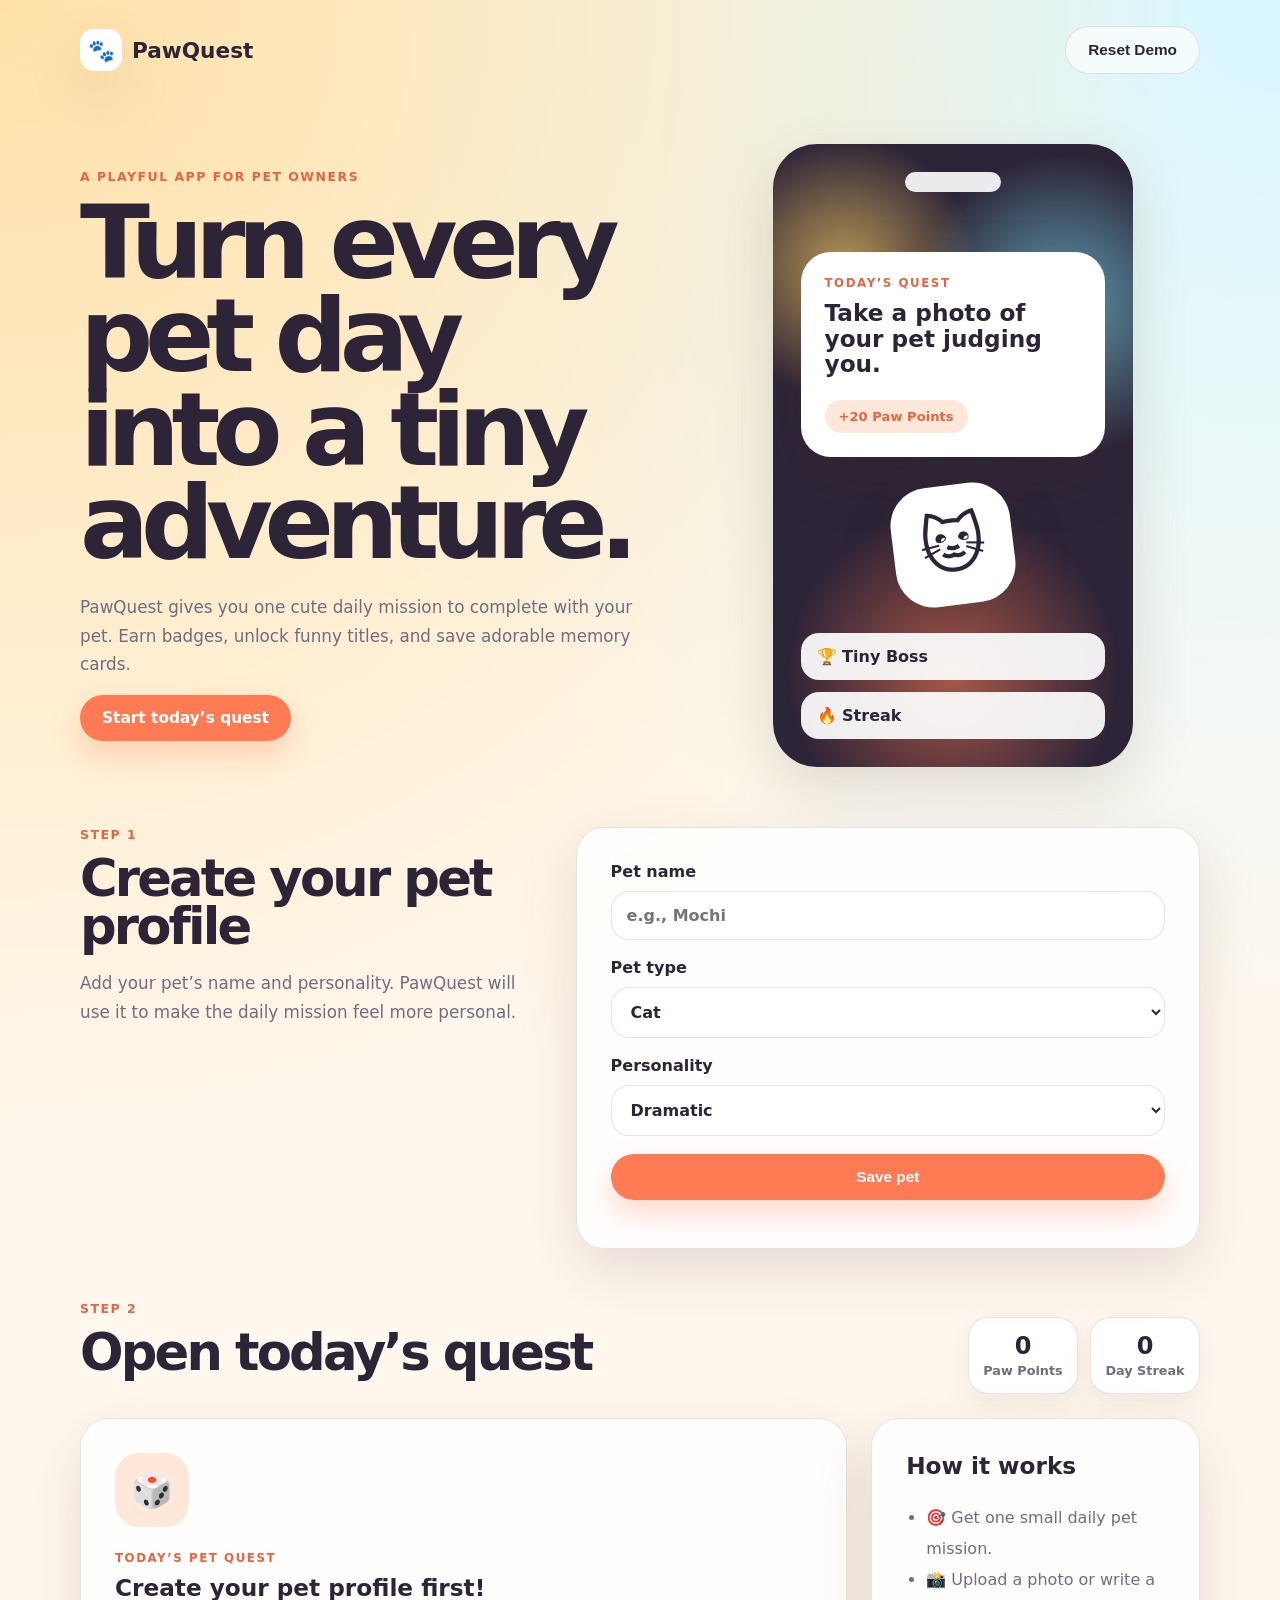
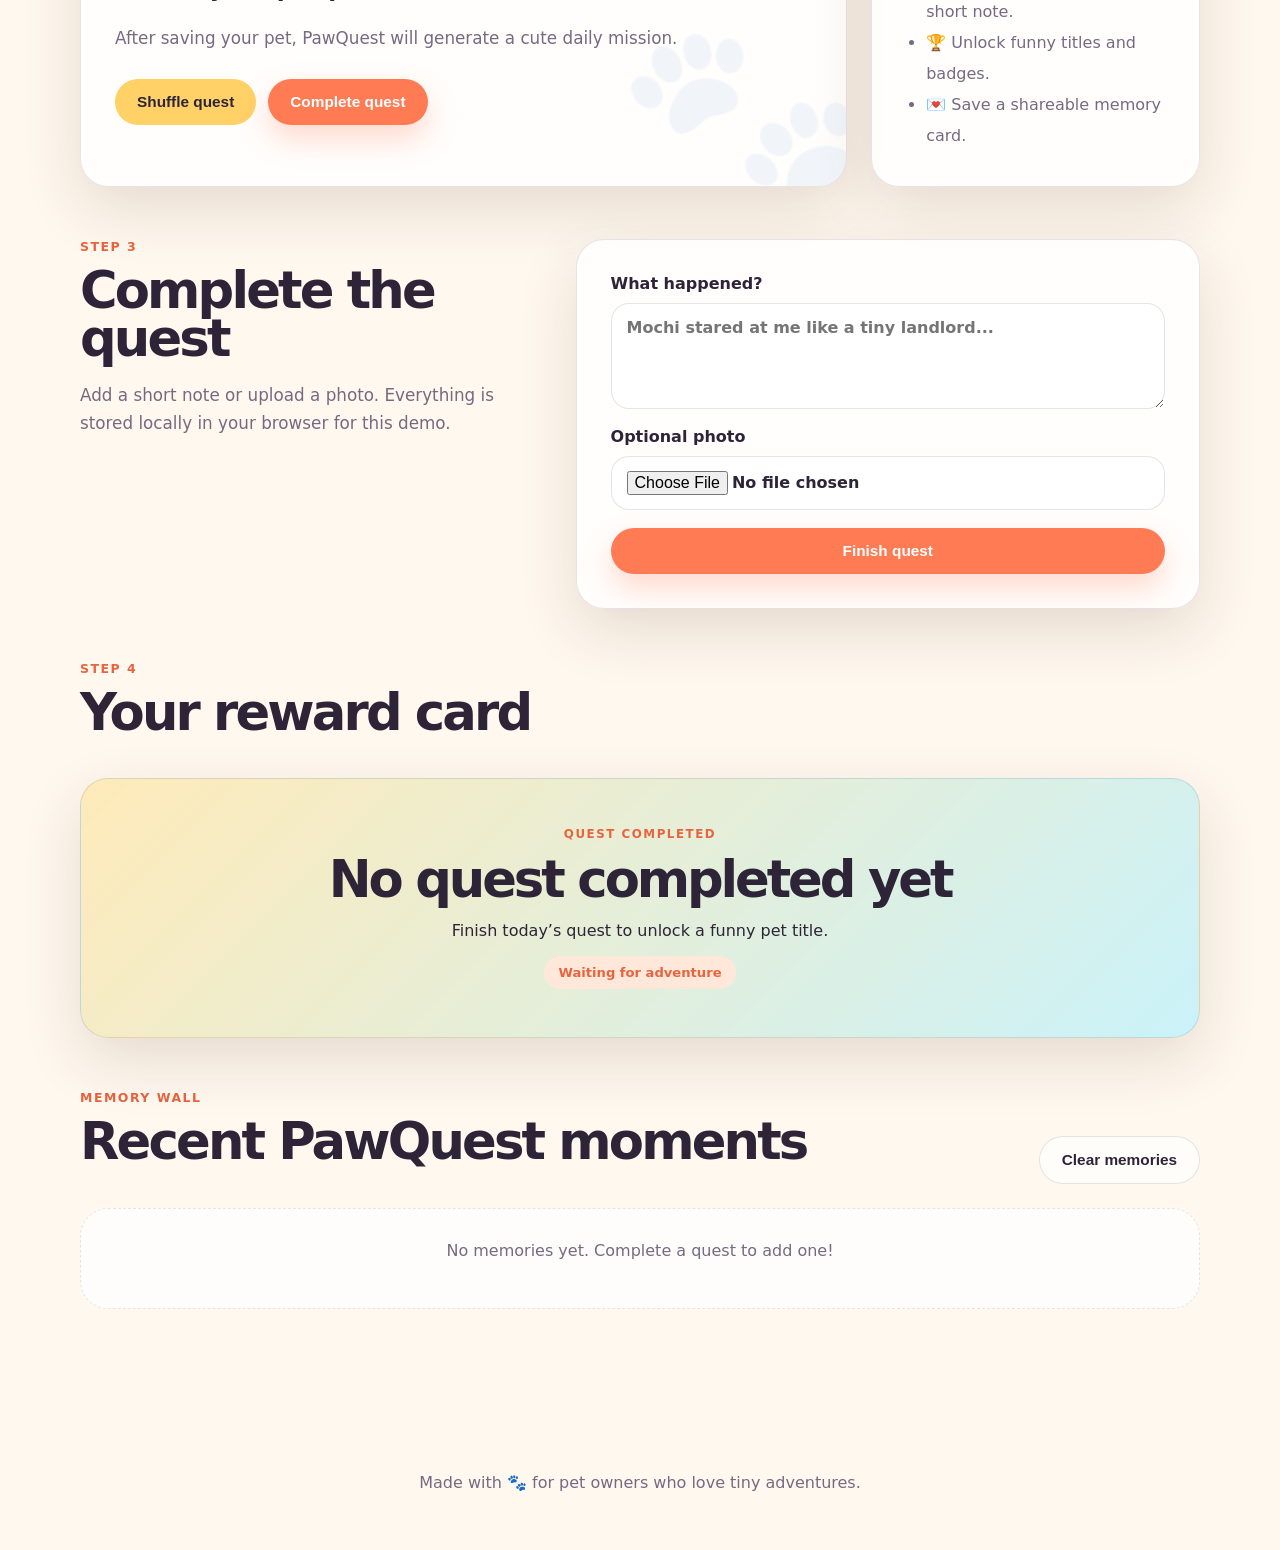
<file: shuhan_portfolio_with_pawquest/pawquest/index.html>
<!DOCTYPE html>
<html lang="en">
<head>
  <meta charset="UTF-8" />
  <meta name="viewport" content="width=device-width, initial-scale=1.0" />
  <title>PawQuest | Daily Pet Missions</title>
  <link rel="stylesheet" href="style.css" />
</head>
<body>
  <header class="app-header">
    <nav class="nav">
      <div class="logo">
        <span class="logo-icon">🐾</span>
        <span>PawQuest</span>
      </div>
      <button id="resetBtn" class="ghost-btn">Reset Demo</button>
    </nav>

    <section class="hero">
      <div class="hero-copy">
        <p class="eyebrow">A playful app for pet owners</p>
        <h1>Turn every pet day into a tiny adventure.</h1>
        <p class="hero-text">
          PawQuest gives you one cute daily mission to complete with your pet.
          Earn badges, unlock funny titles, and save adorable memory cards.
        </p>
        <a href="#profile" class="primary-btn">Start today’s quest</a>
      </div>

      <div class="hero-card" aria-label="App preview">
        <div class="phone-mock">
          <div class="phone-top"></div>
          <div class="mini-card">
            <p class="small-label">Today’s Quest</p>
            <h3 id="heroQuest">Take a photo of your pet judging you.</h3>
            <span class="pill">+20 Paw Points</span>
          </div>
          <div class="pet-bubble">🐱</div>
          <div class="mini-row">
            <span>🏆 Tiny Boss</span>
            <span>🔥 Streak</span>
          </div>
        </div>
      </div>
    </section>
  </header>

  <main>
    <section id="profile" class="section grid-2">
      <div>
        <p class="eyebrow">Step 1</p>
        <h2>Create your pet profile</h2>
        <p class="muted">
          Add your pet’s name and personality. PawQuest will use it to make the daily mission feel more personal.
        </p>
      </div>

      <form id="petForm" class="panel">
        <label>
          Pet name
          <input id="petName" type="text" placeholder="e.g., Mochi" required />
        </label>

        <label>
          Pet type
          <select id="petType">
            <option value="cat">Cat</option>
            <option value="dog">Dog</option>
            <option value="rabbit">Rabbit</option>
            <option value="other">Other</option>
          </select>
        </label>

        <label>
          Personality
          <select id="petPersonality">
            <option value="dramatic">Dramatic</option>
            <option value="lazy">Lazy</option>
            <option value="playful">Playful</option>
            <option value="shy">Shy</option>
            <option value="bossy">Bossy</option>
          </select>
        </label>

        <button class="primary-btn full" type="submit">Save pet</button>
        <p id="profileMessage" class="success-message"></p>
      </form>
    </section>

    <section class="section">
      <div class="section-title">
        <div>
          <p class="eyebrow">Step 2</p>
          <h2>Open today’s quest</h2>
        </div>
        <div class="stats">
          <div>
            <strong id="points">0</strong>
            <span>Paw Points</span>
          </div>
          <div>
            <strong id="streak">0</strong>
            <span>Day Streak</span>
          </div>
        </div>
      </div>

      <div class="quest-layout">
        <article class="quest-card">
          <div class="quest-icon" id="questIcon">🎲</div>
          <p class="small-label">Today’s Pet Quest</p>
          <h3 id="questTitle">Create your pet profile first!</h3>
          <p id="questDescription" class="muted">
            After saving your pet, PawQuest will generate a cute daily mission.
          </p>
          <div class="quest-actions">
            <button id="newQuestBtn" class="secondary-btn">Shuffle quest</button>
            <button id="completeOpenBtn" class="primary-btn">Complete quest</button>
          </div>
        </article>

        <aside class="panel tips-panel">
          <h3>How it works</h3>
          <ul>
            <li>🎯 Get one small daily pet mission.</li>
            <li>📸 Upload a photo or write a short note.</li>
            <li>🏆 Unlock funny titles and badges.</li>
            <li>💌 Save a shareable memory card.</li>
          </ul>
        </aside>
      </div>
    </section>

    <section id="complete" class="section grid-2">
      <div>
        <p class="eyebrow">Step 3</p>
        <h2>Complete the quest</h2>
        <p class="muted">
          Add a short note or upload a photo. Everything is stored locally in your browser for this demo.
        </p>
      </div>

      <form id="completeForm" class="panel">
        <label>
          What happened?
          <textarea id="questNote" rows="4" placeholder="Mochi stared at me like a tiny landlord..."></textarea>
        </label>

        <label>
          Optional photo
          <input id="petPhoto" type="file" accept="image/*" />
        </label>

        <div id="imagePreview" class="image-preview hidden"></div>

        <button class="primary-btn full" type="submit">Finish quest</button>
      </form>
    </section>

    <section class="section">
      <div class="section-title">
        <div>
          <p class="eyebrow">Step 4</p>
          <h2>Your reward card</h2>
        </div>
      </div>

      <div id="rewardCard" class="reward-card">
        <div class="reward-content">
          <p class="small-label">Quest Completed</p>
          <h3 id="rewardTitle">No quest completed yet</h3>
          <p id="rewardText">Finish today’s quest to unlock a funny pet title.</p>
          <span id="rewardBadge" class="badge">Waiting for adventure</span>
        </div>
      </div>
    </section>

    <section class="section">
      <div class="section-title">
        <div>
          <p class="eyebrow">Memory wall</p>
          <h2>Recent PawQuest moments</h2>
        </div>
        <button id="clearMemoriesBtn" class="ghost-btn">Clear memories</button>
      </div>

      <div id="memoryWall" class="memory-wall empty">
        <p>No memories yet. Complete a quest to add one!</p>
      </div>
    </section>
  </main>

  <footer>
    <p>Made with 🐾 for pet owners who love tiny adventures.</p>
  </footer>

  <script src="script.js"></script>
</body>
</html>
</file>
<file: shuhan_portfolio_with_pawquest/pawquest/style.css>
* {
  box-sizing: border-box;
}

:root {
  --bg: #fff8ef;
  --panel: #ffffff;
  --text: #2d2438;
  --muted: #746b80;
  --primary: #ff7b54;
  --primary-dark: #e8643f;
  --secondary: #ffd166;
  --accent: #7bdff2;
  --soft: #ffe8d9;
  --line: rgba(45, 36, 56, 0.12);
  --shadow: 0 22px 60px rgba(76, 45, 20, 0.14);
  --radius: 28px;
}

html {
  scroll-behavior: smooth;
}

body {
  margin: 0;
  font-family: Inter, ui-sans-serif, system-ui, -apple-system, BlinkMacSystemFont, "Segoe UI", sans-serif;
  background:
    radial-gradient(circle at top left, #ffe1a8 0, transparent 35%),
    radial-gradient(circle at top right, #d8f7ff 0, transparent 30%),
    var(--bg);
  color: var(--text);
}

.app-header {
  min-height: 88vh;
  padding: 26px clamp(18px, 4vw, 70px) 60px;
}

.nav {
  max-width: 1120px;
  margin: 0 auto 70px;
  display: flex;
  justify-content: space-between;
  align-items: center;
}

.logo {
  display: flex;
  gap: 10px;
  align-items: center;
  font-weight: 900;
  font-size: 1.35rem;
}

.logo-icon {
  width: 42px;
  height: 42px;
  display: grid;
  place-items: center;
  background: white;
  border-radius: 14px;
  box-shadow: var(--shadow);
}

.hero {
  max-width: 1120px;
  margin: 0 auto;
  display: grid;
  grid-template-columns: minmax(0, 1.08fr) minmax(300px, 0.92fr);
  gap: 44px;
  align-items: center;
}

.eyebrow {
  color: var(--primary-dark);
  font-weight: 900;
  text-transform: uppercase;
  letter-spacing: 0.12em;
  font-size: 0.78rem;
  margin: 0 0 12px;
}

h1,
h2,
h3,
p {
  margin-top: 0;
}

h1 {
  font-size: clamp(3rem, 8vw, 6.7rem);
  line-height: 0.91;
  letter-spacing: -0.08em;
  margin-bottom: 24px;
}

h2 {
  font-size: clamp(2rem, 4vw, 3.5rem);
  letter-spacing: -0.055em;
  line-height: 0.95;
  margin-bottom: 18px;
}

h3 {
  font-size: 1.45rem;
  line-height: 1.1;
}

.hero-text,
.muted {
  color: var(--muted);
  font-size: 1.05rem;
  line-height: 1.7;
}

.primary-btn,
.secondary-btn,
.ghost-btn {
  border: 0;
  border-radius: 999px;
  padding: 14px 22px;
  font-weight: 850;
  font-size: 0.96rem;
  cursor: pointer;
  text-decoration: none;
  display: inline-flex;
  align-items: center;
  justify-content: center;
  transition: transform 0.18s ease, box-shadow 0.18s ease, background 0.18s ease;
}

.primary-btn {
  color: white;
  background: var(--primary);
  box-shadow: 0 14px 30px rgba(255, 123, 84, 0.28);
}

.primary-btn:hover,
.secondary-btn:hover,
.ghost-btn:hover {
  transform: translateY(-2px);
}

.primary-btn:hover {
  background: var(--primary-dark);
}

.secondary-btn {
  background: var(--secondary);
  color: var(--text);
}

.ghost-btn {
  background: rgba(255, 255, 255, 0.65);
  color: var(--text);
  border: 1px solid var(--line);
}

.full {
  width: 100%;
}

.hero-card {
  display: grid;
  place-items: center;
}

.phone-mock {
  width: min(360px, 100%);
  min-height: 560px;
  border-radius: 44px;
  padding: 28px;
  background: #2d2438;
  position: relative;
  box-shadow: var(--shadow);
  overflow: hidden;
}

.phone-mock::before {
  content: "";
  position: absolute;
  inset: 0;
  background:
    radial-gradient(circle at 20% 20%, rgba(255, 209, 102, 0.9), transparent 23%),
    radial-gradient(circle at 80% 26%, rgba(123, 223, 242, 0.9), transparent 28%),
    radial-gradient(circle at 50% 85%, rgba(255, 123, 84, 0.8), transparent 30%);
  opacity: 0.75;
}

.phone-top {
  width: 96px;
  height: 20px;
  border-radius: 99px;
  background: rgba(255, 255, 255, 0.9);
  margin: 0 auto 60px;
  position: relative;
  z-index: 1;
}

.mini-card,
.mini-row,
.pet-bubble {
  position: relative;
  z-index: 1;
}

.mini-card {
  background: white;
  border-radius: 30px;
  padding: 24px;
  box-shadow: var(--shadow);
}

.small-label {
  color: var(--primary-dark);
  font-size: 0.74rem;
  font-weight: 900;
  text-transform: uppercase;
  letter-spacing: 0.13em;
  margin-bottom: 10px;
}

.pill,
.badge {
  display: inline-flex;
  padding: 9px 14px;
  border-radius: 999px;
  background: var(--soft);
  color: var(--primary-dark);
  font-weight: 900;
  font-size: 0.82rem;
}

.pet-bubble {
  width: 120px;
  height: 120px;
  border-radius: 38px;
  background: white;
  display: grid;
  place-items: center;
  font-size: 4rem;
  margin: 28px auto;
  transform: rotate(-7deg);
  box-shadow: var(--shadow);
}

.mini-row {
  display: grid;
  gap: 12px;
}

.mini-row span {
  background: rgba(255,255,255,0.92);
  border-radius: 18px;
  padding: 14px 16px;
  font-weight: 850;
}

main {
  padding: 0 clamp(18px, 4vw, 70px) 70px;
}

.section {
  max-width: 1120px;
  margin: 0 auto 52px;
}

.grid-2 {
  display: grid;
  grid-template-columns: 0.85fr 1.15fr;
  gap: 34px;
  align-items: start;
}

.panel,
.quest-card,
.reward-card {
  background: rgba(255, 255, 255, 0.82);
  border: 1px solid var(--line);
  border-radius: var(--radius);
  padding: clamp(20px, 3vw, 34px);
  box-shadow: var(--shadow);
  backdrop-filter: blur(16px);
}

label {
  display: grid;
  gap: 10px;
  color: var(--text);
  font-weight: 850;
  margin-bottom: 18px;
}

input,
select,
textarea {
  width: 100%;
  border: 1px solid var(--line);
  border-radius: 18px;
  padding: 14px 15px;
  font: inherit;
  color: var(--text);
  background: white;
  outline: none;
}

input:focus,
select:focus,
textarea:focus {
  border-color: var(--primary);
  box-shadow: 0 0 0 4px rgba(255, 123, 84, 0.12);
}

.success-message {
  color: #2f8f5b;
  font-weight: 850;
  margin: 14px 0 0;
}

.section-title {
  display: flex;
  justify-content: space-between;
  gap: 18px;
  align-items: end;
  margin-bottom: 24px;
}

.stats {
  display: flex;
  gap: 12px;
}

.stats div {
  min-width: 110px;
  background: white;
  border: 1px solid var(--line);
  border-radius: 20px;
  padding: 14px;
  text-align: center;
  box-shadow: 0 10px 30px rgba(76, 45, 20, 0.08);
}

.stats strong {
  display: block;
  font-size: 1.5rem;
}

.stats span {
  color: var(--muted);
  font-weight: 750;
  font-size: 0.8rem;
}

.quest-layout {
  display: grid;
  grid-template-columns: minmax(0, 1.4fr) minmax(260px, 0.6fr);
  gap: 24px;
}

.quest-card {
  min-height: 360px;
  position: relative;
  overflow: hidden;
}

.quest-card::after {
  content: "🐾";
  position: absolute;
  right: -18px;
  bottom: -40px;
  font-size: 12rem;
  opacity: 0.06;
  transform: rotate(-12deg);
}

.quest-icon {
  width: 74px;
  height: 74px;
  border-radius: 24px;
  background: var(--soft);
  display: grid;
  place-items: center;
  font-size: 2.1rem;
  margin-bottom: 24px;
}

.quest-actions {
  display: flex;
  flex-wrap: wrap;
  gap: 12px;
  margin-top: 26px;
}

.tips-panel ul {
  margin: 0;
  padding-left: 20px;
  color: var(--muted);
  line-height: 1.95;
}

.image-preview {
  min-height: 220px;
  border-radius: 22px;
  border: 1px dashed var(--primary);
  background-size: cover;
  background-position: center;
  margin-bottom: 18px;
}

.hidden {
  display: none;
}

.reward-card {
  min-height: 260px;
  display: grid;
  place-items: center;
  background:
    linear-gradient(135deg, rgba(255, 209, 102, 0.45), rgba(123, 223, 242, 0.4)),
    rgba(255, 255, 255, 0.86);
}

.reward-content {
  text-align: center;
  max-width: 680px;
}

.reward-content h3 {
  font-size: clamp(2rem, 4vw, 4rem);
  letter-spacing: -0.06em;
  margin-bottom: 14px;
}

.memory-wall {
  display: grid;
  grid-template-columns: repeat(3, minmax(0, 1fr));
  gap: 18px;
}

.memory-wall.empty {
  display: block;
  background: rgba(255,255,255,0.75);
  border: 1px dashed var(--line);
  border-radius: var(--radius);
  padding: 32px;
  color: var(--muted);
  text-align: center;
}

.memory-card {
  background: white;
  border: 1px solid var(--line);
  border-radius: 24px;
  overflow: hidden;
  box-shadow: 0 10px 30px rgba(76, 45, 20, 0.09);
}

.memory-img {
  height: 190px;
  background: var(--soft);
  display: grid;
  place-items: center;
  font-size: 3.5rem;
  background-size: cover;
  background-position: center;
}

.memory-body {
  padding: 18px;
}

.memory-body h3 {
  font-size: 1.05rem;
  margin-bottom: 8px;
}

.memory-body p {
  color: var(--muted);
  line-height: 1.55;
  font-size: 0.92rem;
}

footer {
  padding: 42px 20px;
  text-align: center;
  color: var(--muted);
}

@media (max-width: 820px) {
  .hero,
  .grid-2,
  .quest-layout {
    grid-template-columns: 1fr;
  }

  .app-header {
    min-height: auto;
  }

  .nav {
    margin-bottom: 42px;
  }

  .section-title {
    align-items: start;
    flex-direction: column;
  }

  .stats {
    width: 100%;
  }

  .stats div {
    flex: 1;
  }

  .memory-wall {
    grid-template-columns: 1fr;
  }

  .phone-mock {
    min-height: 480px;
  }
}
</file>
